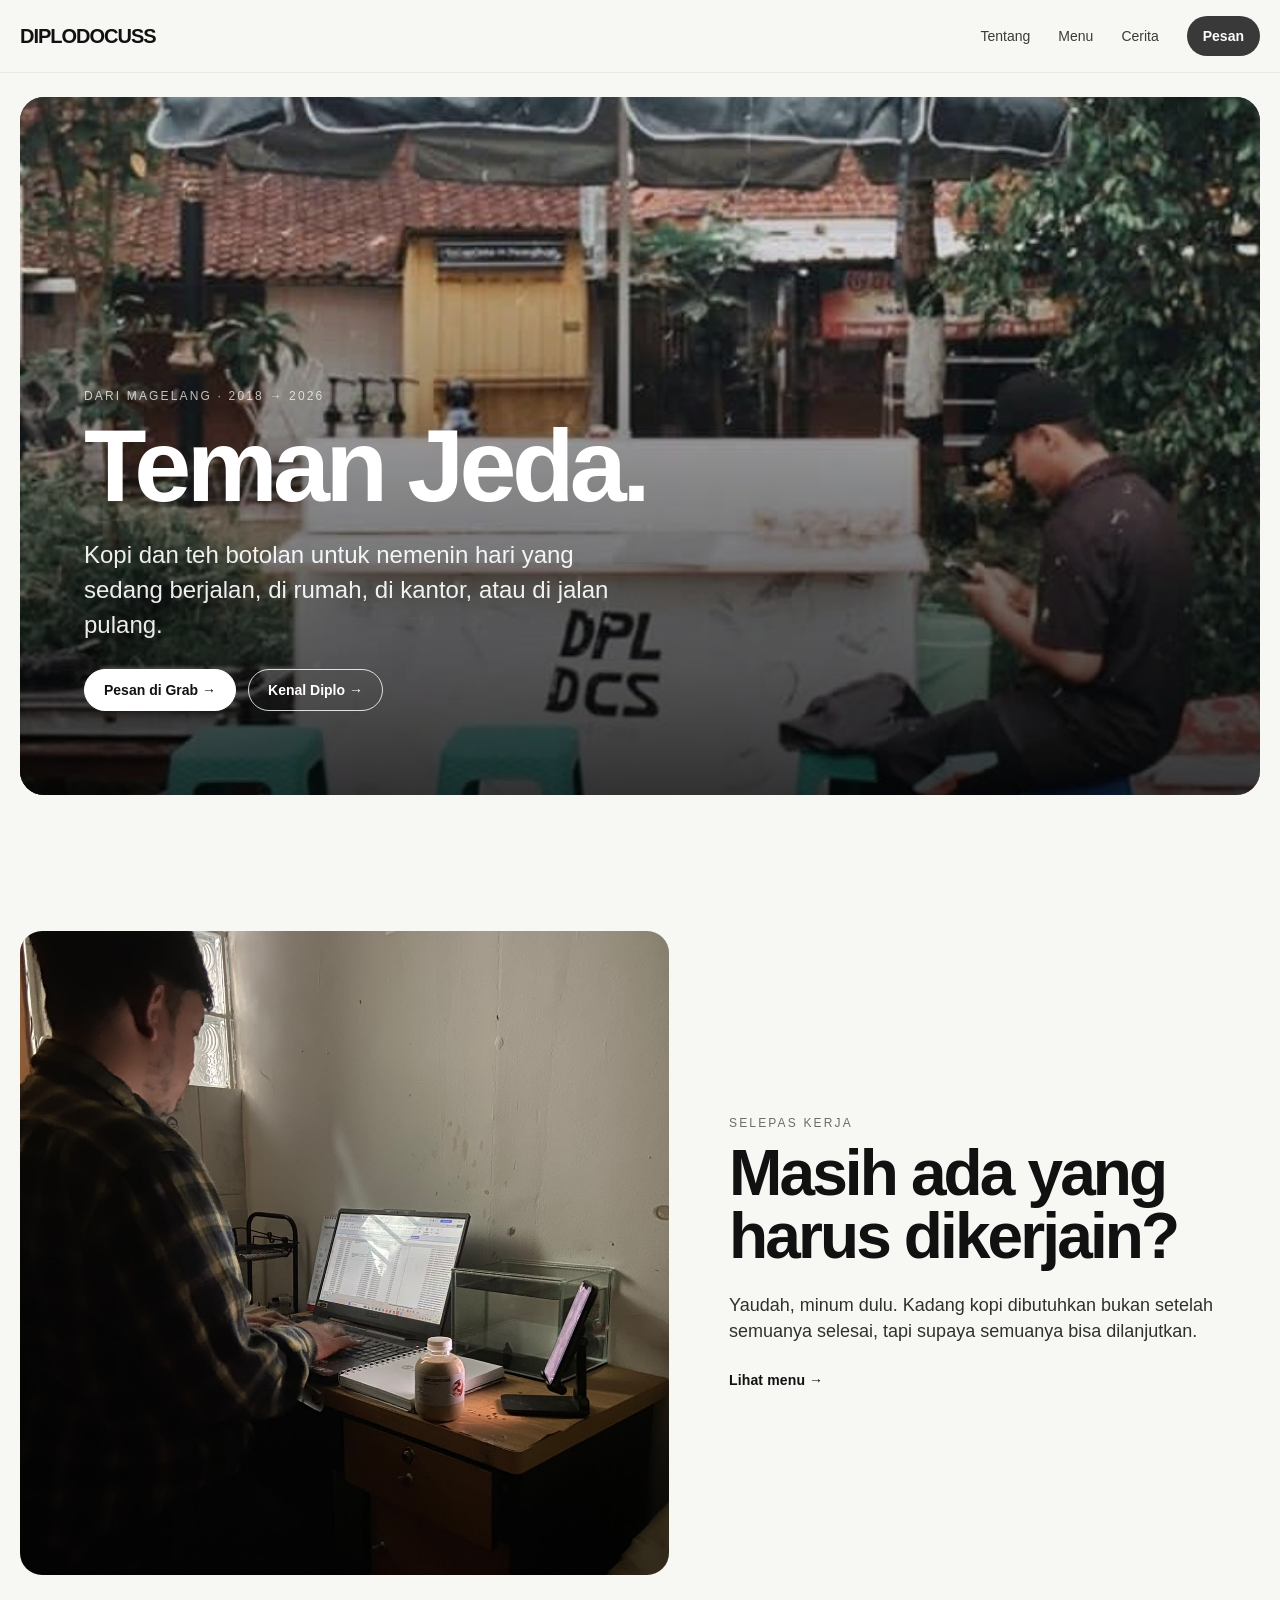
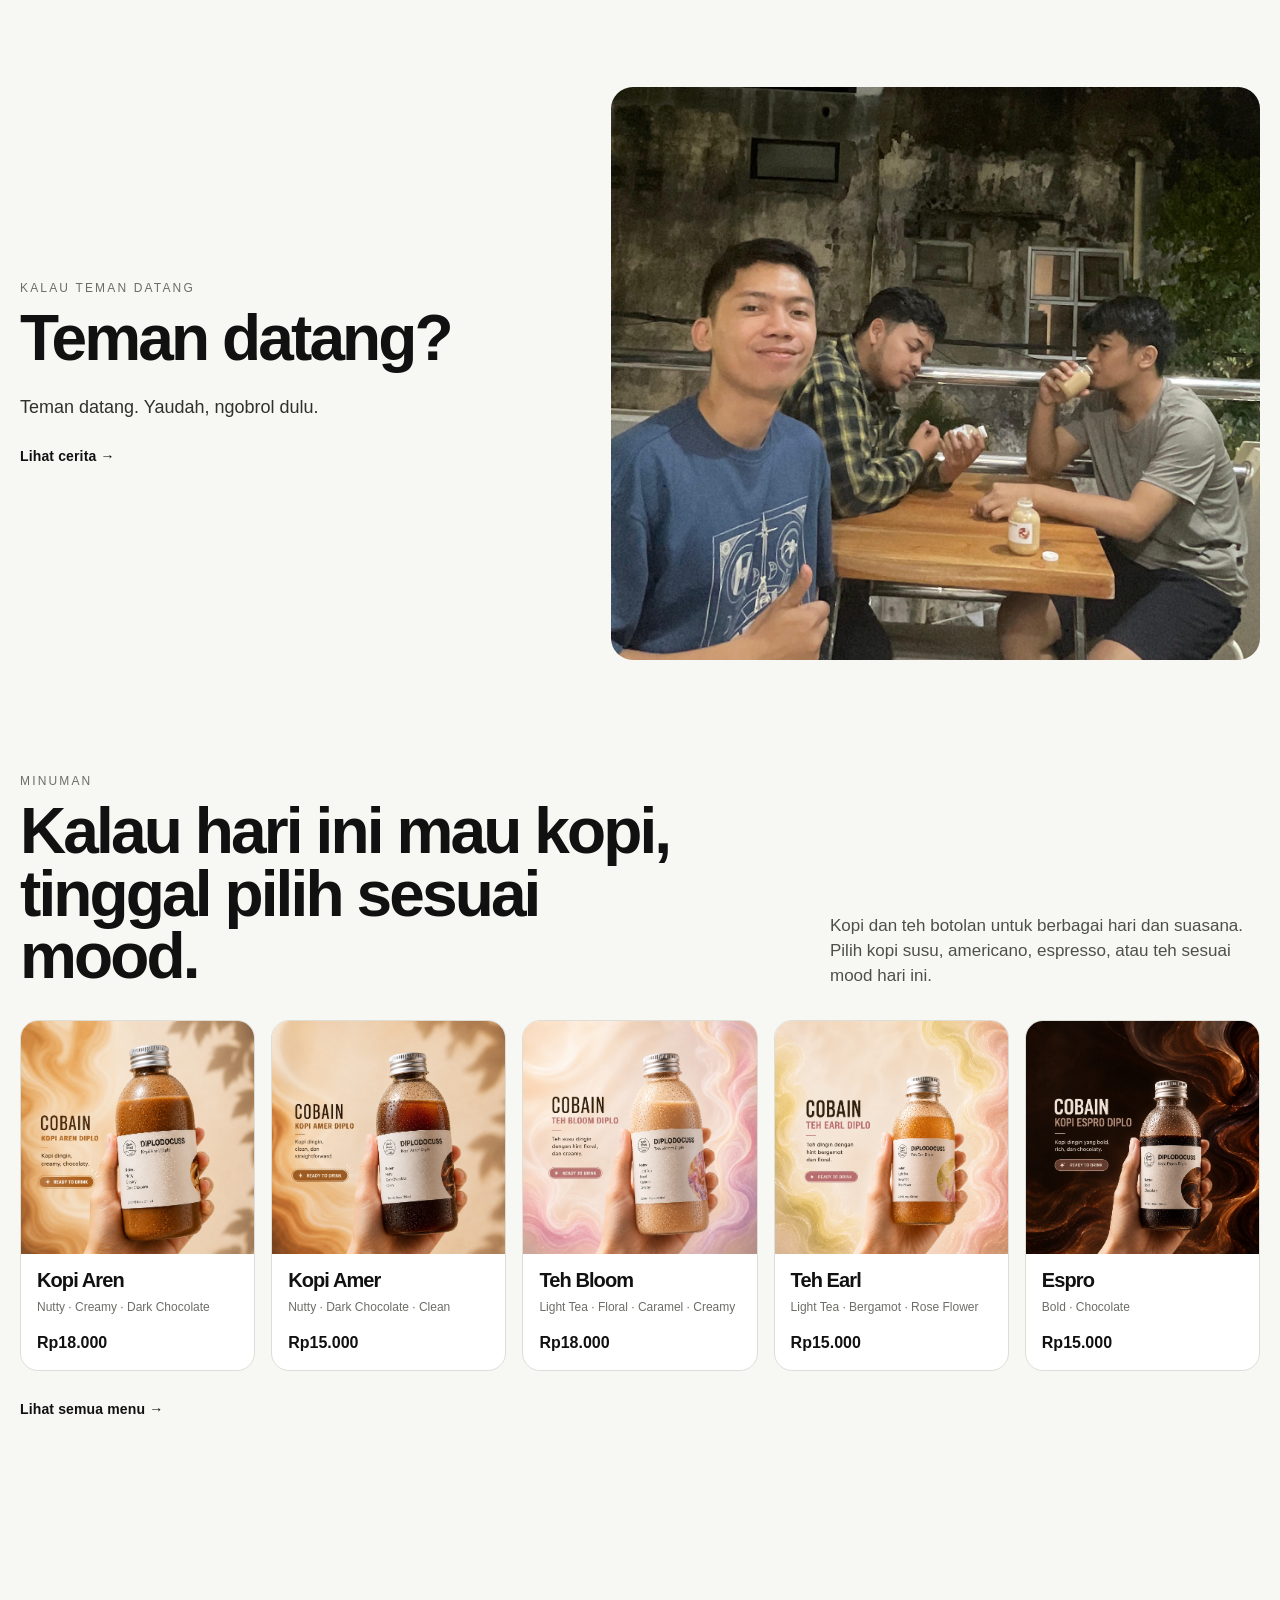
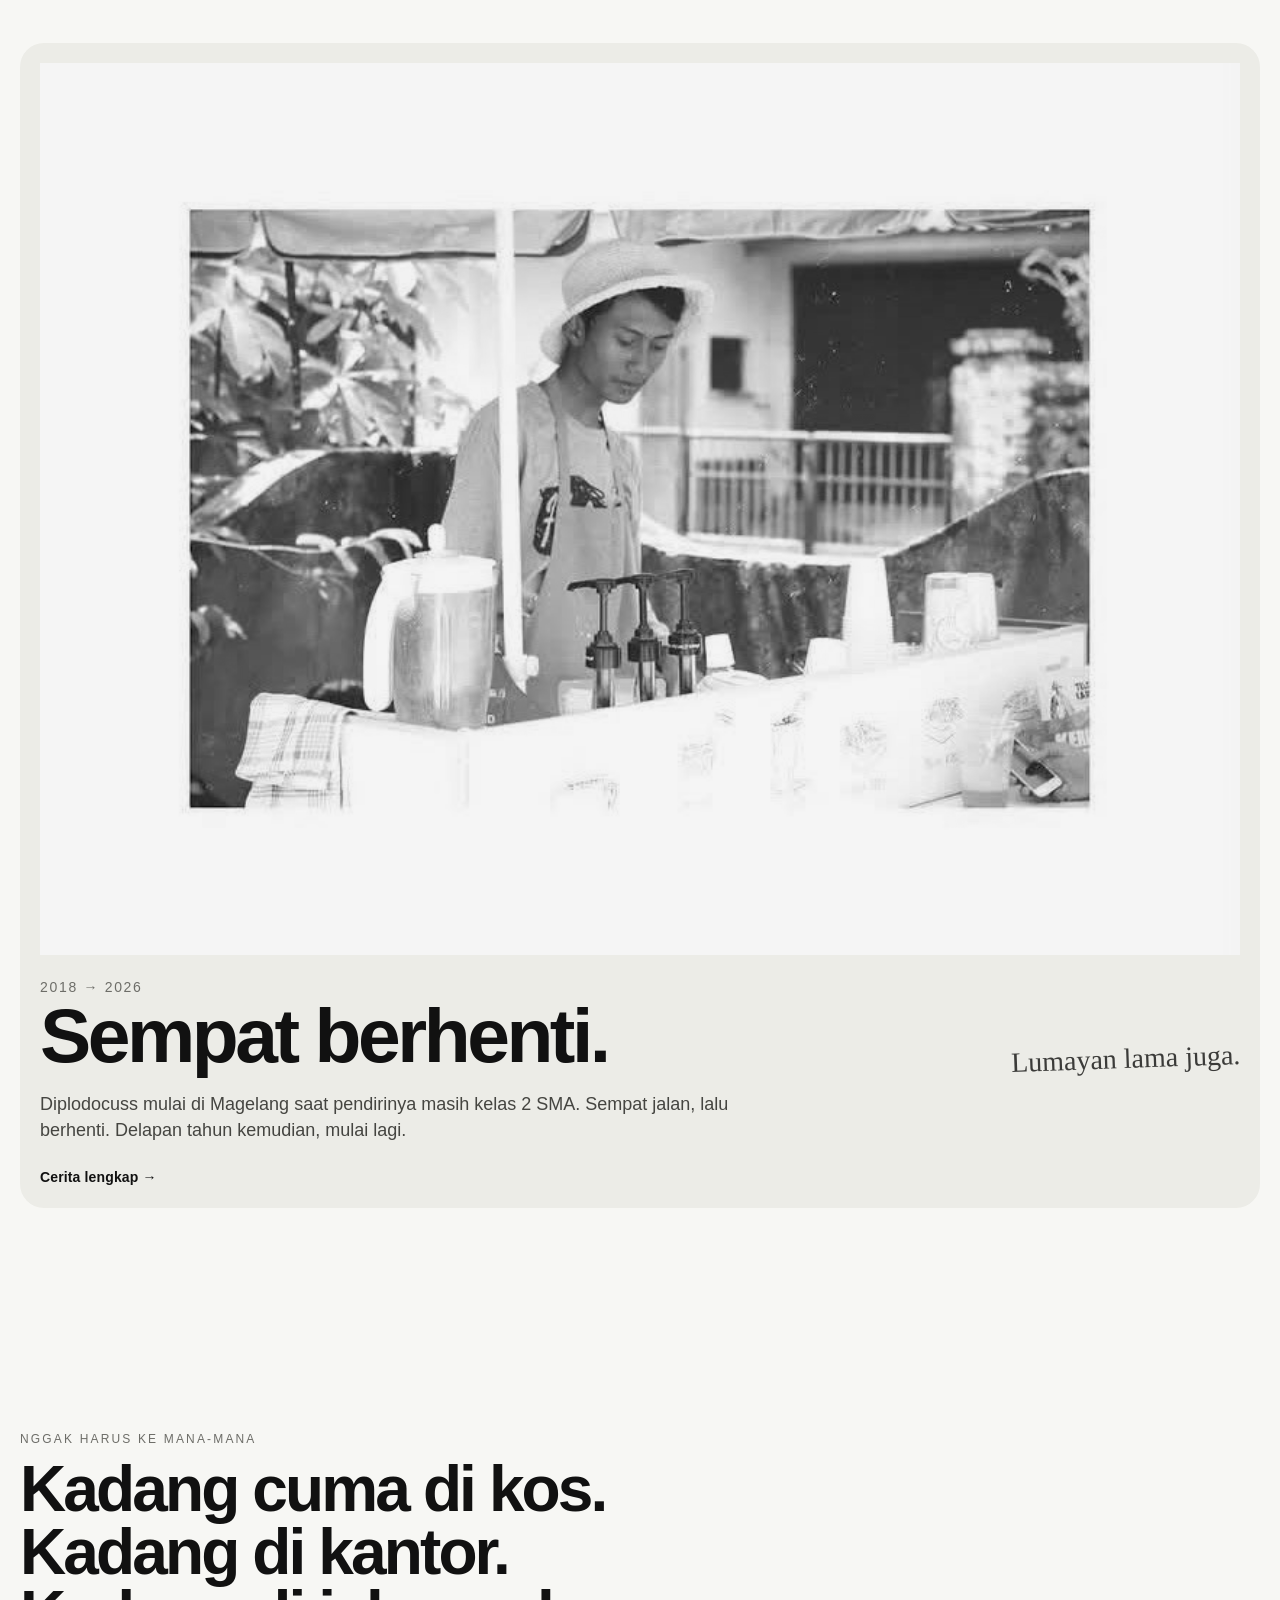
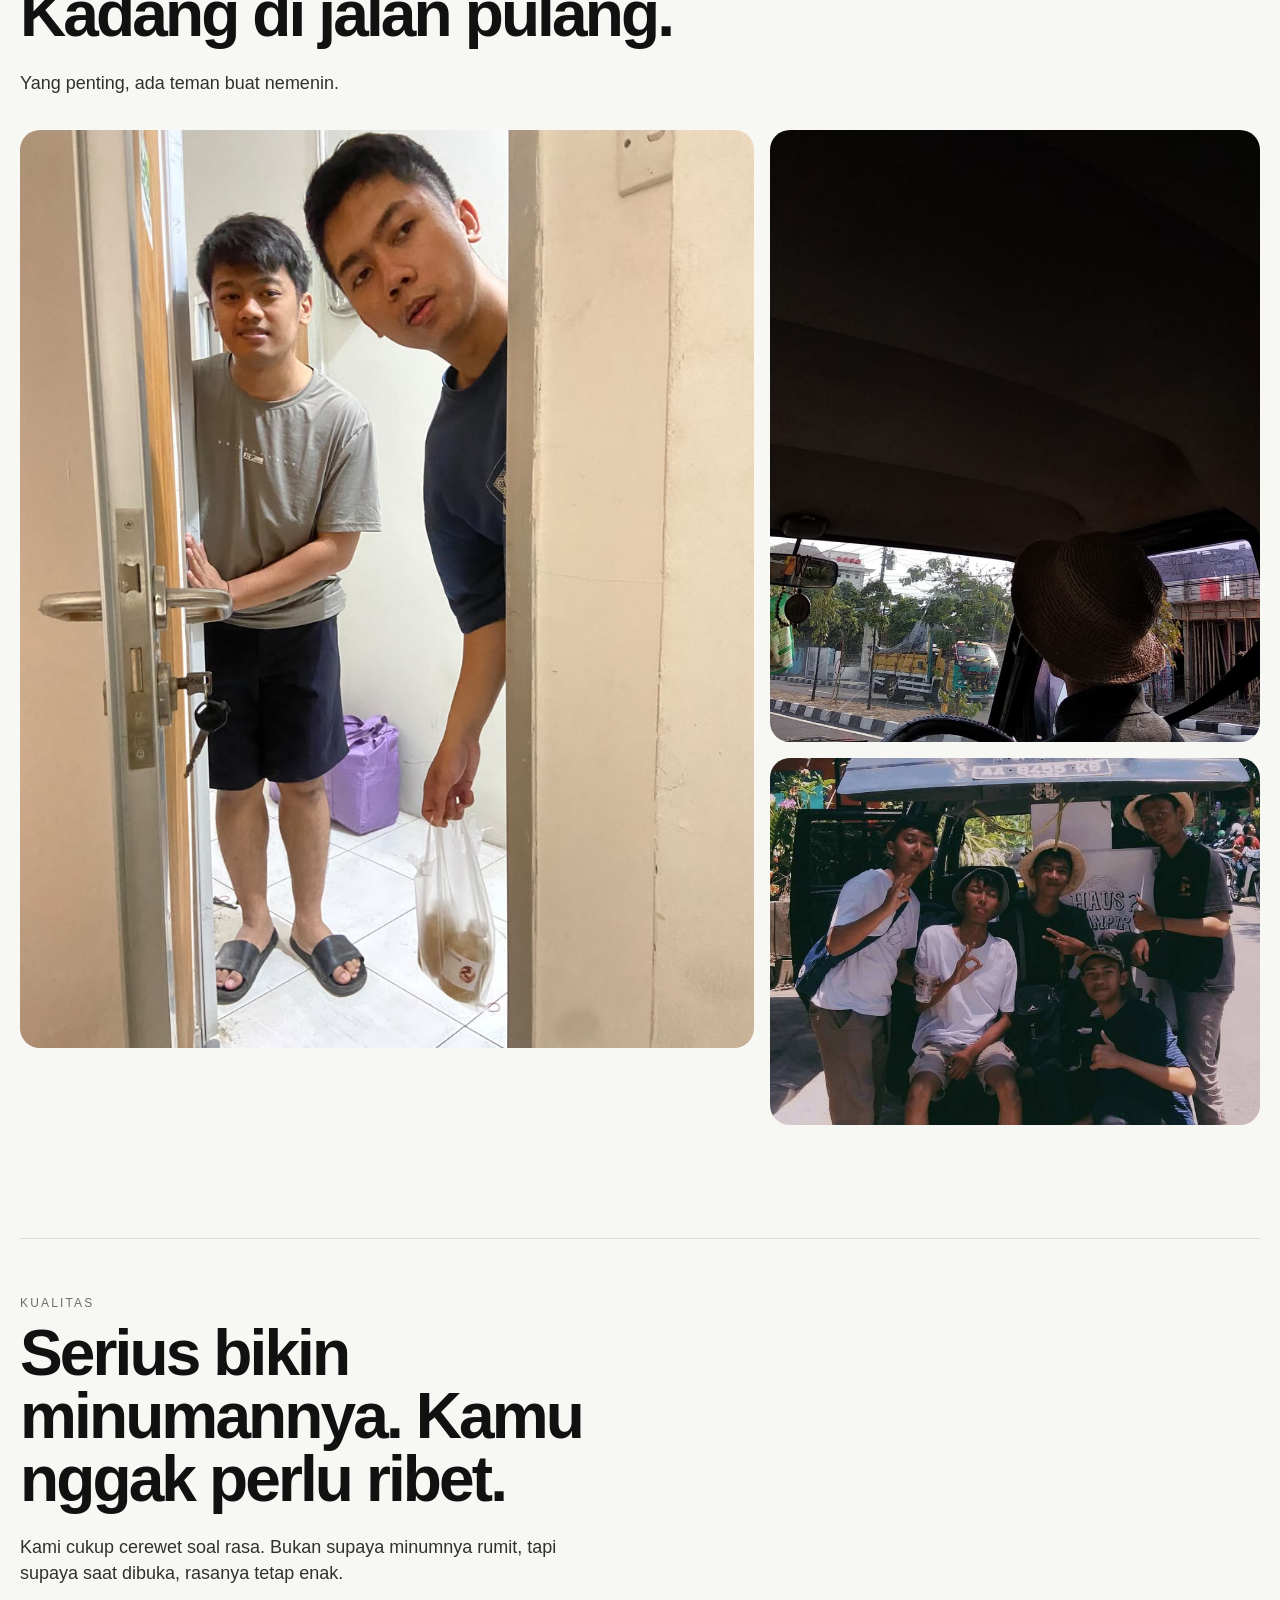
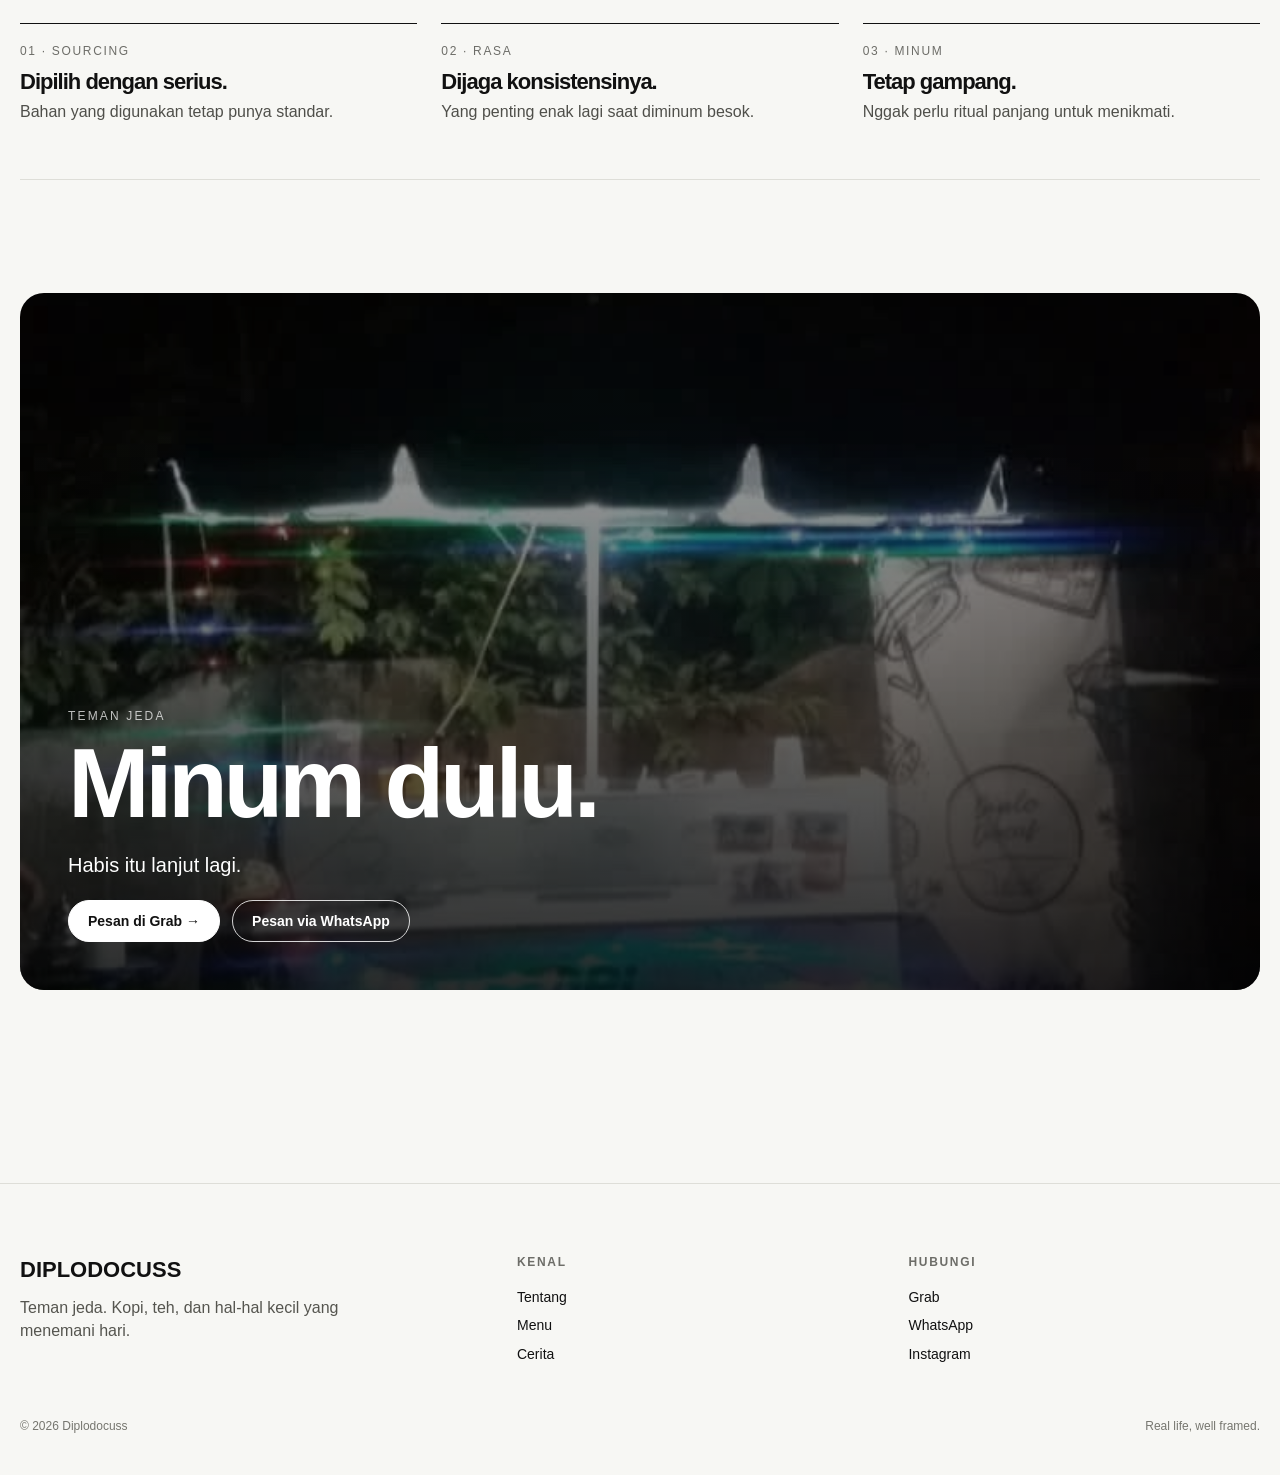
<file: index.html>
<!doctype html>
<html lang="id">
<head>
  <meta charset="utf-8">
  <meta name="viewport" content="width=device-width,initial-scale=1">

  <meta name="description" content="Diplodocuss — kopi dan teh botolan di Jakarta untuk nemenin jeda. Lihat menu dan pesan online.">

  <title>Diplodocuss — Kopi &amp; Teh Botolan di Jakarta</title>

  <link rel="canonical" href="https://diplodocuss-id.vercel.app/">

  <link rel="stylesheet" href="css/style.css">

  <link rel="icon" href="/favicon.ico" sizes="any">
  <link rel="icon" type="image/png" sizes="32x32" href="/favicon-32.png">
  <link rel="icon" type="image/png" sizes="16x16" href="/favicon-16.png">
  <link rel="apple-touch-icon" href="/apple-touch-icon.png">

  <script type="application/ld+json">
  {
    "@context": "https://schema.org",
    "@type": "Organization",
    "name": "Diplodocuss",
    "url": "https://diplodocuss-id.vercel.app/",
    "logo": "https://diplodocuss-id.vercel.app/favicon-512.png",
    "sameAs": [
      "https://www.instagram.com/diplodocuss.id/"
    ]
  }
  </script>
</head><body>
  <header class="site-header">
    <div class="container nav">
      <a class="logo" href="index.html">DIPLODOCUSS</a>
      <button class="menu-toggle" aria-label="Buka menu" aria-expanded="false">☰</button>
      <nav class="nav-links">
        <a href="tentang.html">Tentang</a>
        <a href="menu.html">Menu</a>
        <a href="hadir.html" data-feature="hadir">Hadir</a>
        <a href="cerita.html">Cerita</a>
        <a class="nav-cta" href="https://r.grab.com/o/NV3MZvei" target="_blank" rel="noopener noreferrer">Pesan</a>
      </nav>
    </div>
  </header>

  <main>
    <section class="hero container">
      <div class="hero-media">
        <img src="assets/2018-lapangan-pemda.jpg" alt="Arsip Diplodocuss di Lapangan Pemda Muntilan">
        <div class="hero-overlay"></div>
        <div class="hero-copy">
          <div class="kicker">Dari Magelang · 2018 → 2026</div>
          <h1>Teman Jeda.</h1>
          <p>Kopi dan teh botolan untuk nemenin hari yang sedang berjalan, di rumah, di kantor, atau di jalan pulang.</p>
          <div class="actions">
            <a class="btn btn-light" href="https://r.grab.com/o/NV3MZvei" target="_blank" rel="noopener noreferrer">Pesan di Grab →</a>
            <a class="btn btn-outline-light" href="tentang.html">Kenal Diplo →</a>
          </div>
        </div>
      </div>
    </section>

    <section class="section container">
      <div class="split">
        <div class="image-card">
          <img src="assets/now-working.jpg" alt="Diplodocuss menemani waktu kerja">
        </div>
        <div class="copy-block">
          <div class="kicker">Selepas kerja</div>
          <h2>Masih ada yang harus dikerjain?</h2>
          <p>Yaudah, minum dulu. Kadang kopi dibutuhkan bukan setelah semuanya selesai, tapi supaya semuanya bisa dilanjutkan.</p>
          <a class="small-link" href="menu.html">Lihat menu →</a>
        </div>
      </div>
    </section>

    <section class="section container">
      <div class="split reverse">
        <div class="copy-block">
          <div class="kicker">Kalau teman datang</div>
          <h2>Teman datang?</h2>
          <p>Teman datang. Yaudah, ngobrol dulu.</p>
          <a class="small-link" href="cerita.html">Lihat cerita →</a>
        </div>
        <div class="image-card">
          <img src="assets/now-friends.jpg" alt="Tiga teman minum Diplodocuss di rumah">
        </div>
      </div>
    </section>

    <section class="section container">
      <div class="section-intro">
        <div class="copy-block">
          <div class="kicker">Minuman</div>
          <h2>Kalau hari ini mau kopi, tinggal pilih sesuai mood.</h2>
        </div>
        <p>Kopi dan teh botolan untuk berbagai hari dan suasana. Pilih kopi susu, americano, espresso, atau teh sesuai mood hari ini.</p>
      </div>

      <div class="product-scroll" style="margin-top:32px">
        <article class="product">
          <img src="assets/kopi-aren.png" alt="Kopi Aren">
          <div class="product-body"><h3>Kopi Aren</h3><div class="notes">Nutty · Creamy · Dark Chocolate</div><div class="price">Rp18.000</div></div>
        </article>
        <article class="product">
          <img src="assets/kopi-amer.jpeg" alt="Kopi Amer">
          <div class="product-body"><h3>Kopi Amer</h3><div class="notes">Nutty · Dark Chocolate · Clean</div><div class="price">Rp15.000</div></div>
        </article>
        <article class="product">
          <img src="assets/teh-bloom.jpeg" alt="Teh Bloom">
          <div class="product-body"><h3>Teh Bloom</h3><div class="notes">Light Tea · Floral · Caramel · Creamy</div><div class="price">Rp18.000</div></div>
        </article>
        <article class="product">
          <img src="assets/teh-earl.jpeg" alt="Teh Earl">
          <div class="product-body"><h3>Teh Earl</h3><div class="notes">Light Tea · Bergamot · Rose Flower</div><div class="price">Rp15.000</div></div>
        </article>
        <article class="product">
          <img src="assets/espro.jpeg" alt="Kopi Espro">
          <div class="product-body"><h3>Espro</h3><div class="notes">Bold · Chocolate</div><div class="price">Rp15.000</div></div>
        </article>
      </div>
      <div style="margin-top:18px"><a class="small-link" href="menu.html">Lihat semua menu →</a></div>
    </section>

    <section class="story-band">
      <div class="container">
        <div class="archival">
          <img src="assets/2018-booth-worker.jpg" alt="Founder Diplodocuss berjualan pada 2018">
          <div class="archival-meta">
            <div>
              <div class="year">2018 → 2026</div>
              <h2>Sempat berhenti.</h2>
            </div>
            <div class="mini-annotation">Lumayan lama juga.</div>
          </div>
          <p style="max-width:700px;font-size:18px;color:#454541;margin:18px 0 0">Diplodocuss mulai di Magelang saat pendirinya masih kelas 2 SMA. Sempat jalan, lalu berhenti. Delapan tahun kemudian, mulai lagi.</p>
          <div style="margin-top:22px"><a class="small-link" href="tentang.html">Cerita lengkap →</a></div>
        </div>
      </div>
    </section>

    <section class="section container">
  <div class="copy-block">
    <div class="kicker">Nggak harus ke mana-mana</div>
    <h2>Kadang cuma di kos. Kadang di kantor. Kadang di jalan pulang.</h2>
    <p>Yang penting, ada teman buat nemenin.</p>
  </div>

  <div class="world-grid">
    <div class="world-card tall">
      <img src="assets/door-friends.jpg" alt="Teman datang membawa Diplodocuss">
    </div>

    <div class="world-side">
      <div class="world-card">
        <img src="assets/drive.jpg" alt="Diplodocuss dalam perjalanan">
      </div>

      <div class="world-card">
        <img src="assets/2018-group.jpg" alt="Teman-teman bersama Diplodocuss">
      </div>
    </div>
  </div>
</section>

    <section class="section container">
      <div class="quality">
        <div class="copy-block">
          <div class="kicker">Kualitas</div>
          <h2>Serius bikin minumannya. Kamu nggak perlu ribet.</h2>
          <p>Kami cukup cerewet soal rasa. Bukan supaya minumnya rumit, tapi supaya saat dibuka, rasanya tetap enak.</p>
        </div>
        <div class="quality-grid">
          <div class="quality-item"><span>01 · Sourcing</span><h3>Dipilih dengan serius.</h3><p>Bahan yang digunakan tetap punya standar.</p></div>
          <div class="quality-item"><span>02 · Rasa</span><h3>Dijaga konsistensinya.</h3><p>Yang penting enak lagi saat diminum besok.</p></div>
          <div class="quality-item"><span>03 · Minum</span><h3>Tetap gampang.</h3><p>Nggak perlu ritual panjang untuk menikmati.</p></div>
        </div>
      </div>
    </section>

    <section class="section container">
      <div class="cta-panel">
        <img src="assets/2018-night-booth.jpg" alt="Diplodocuss di malam hari pada masa awal">
        <div class="content">
          <div class="kicker">Teman jeda</div>
          <h2>Minum dulu.</h2>
          <p>Habis itu lanjut lagi.</p>
          <div class="actions">
            <a class="btn btn-light" href="https://r.grab.com/o/NV3MZvei" target="_blank" rel="noopener noreferrer">Pesan di Grab →</a>
            <a class="btn btn-outline-light" href="https://wa.me/6281329024085?text=Halo%20Diplo%2C%20mau%20pesan." target="_blank" rel="noopener noreferrer">Pesan via WhatsApp</a>
          </div>
        </div>
      </div>
    </section>
  </main>

  <footer class="site-footer">
    <div class="container">
      <div class="footer-top">
        <div>
          <div class="footer-brand">DIPLODOCUSS</div>
          <div class="footer-note">Teman jeda. Kopi, teh, dan hal-hal kecil yang menemani hari.</div>
        </div>
        <div class="footer-col">
          <h4>Kenal</h4>
          <a href="tentang.html">Tentang</a>
          <a href="menu.html">Menu</a>
          <a href="hadir.html" data-feature="hadir">Hadir</a>
          <a href="cerita.html">Cerita</a>
        </div>
        <div class="footer-col">
          <h4>Hubungi</h4>
          <a href="https://r.grab.com/o/NV3MZvei" target="_blank" rel="noopener noreferrer">Grab</a>
          <a href="https://wa.me/6281329024085?text=Halo%20Diplo%2C%20mau%20pesan." target="_blank" rel="noopener noreferrer">WhatsApp</a>
          <a href="https://www.instagram.com/diplodocuss.id/" target="_blank" rel="noopener noreferrer">Instagram</a>
        </div>
      </div>
      <div class="footer-bottom">
        <span>© <span data-year></span> Diplodocuss</span>
        <span>Real life, well framed.</span>
      </div>
    </div>
  </footer>

  <script src="js/main.js"></script>
</body>
</html>
</file>
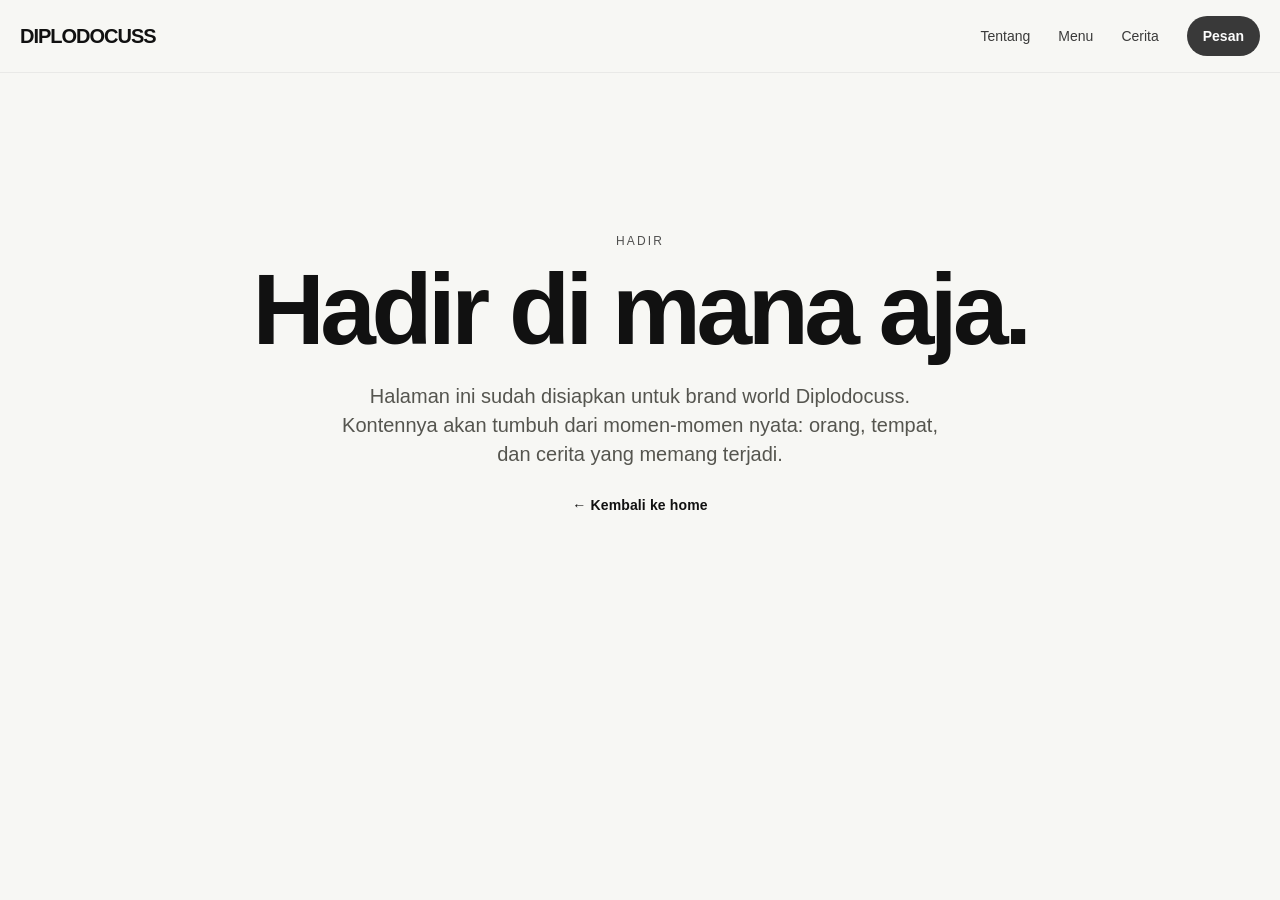
<file: hadir.html>
<!doctype html>
<html lang="id">
<head>
  <meta charset="utf-8">
  <meta name="viewport" content="width=device-width,initial-scale=1">
  <meta name="description" content="Hadir di mana aja — dunia Diplo, dibangun dari momen-momen nyata.">
  <title>Hadir — Diplodocuss</title>
  <link rel="canonical" href="https://diplodocuss-id.vercel.app/hadir.html">
  <link rel="stylesheet" href="css/style.css">
  <style>[hidden]{display:none !important}.feature-note{padding:160px 0 100px;text-align:center}.feature-note h1{font-size:clamp(54px,8vw,100px)}.feature-note p{font-size:20px;color:#55554f;max-width:620px;margin:24px auto}</style>
</head>
<body>
  <header class="site-header"><div class="container nav"><a class="logo" href="index.html">DIPLODOCUSS</a><button class="menu-toggle" aria-label="Buka menu" aria-expanded="false">☰</button><nav class="nav-links"><a href="tentang.html">Tentang</a><a href="menu.html">Menu</a><a href="hadir.html" data-feature="hadir">Hadir</a><a href="cerita.html">Cerita</a><a class="nav-cta" href="https://r.grab.com/o/NV3MZvei" target="_blank" rel="noopener noreferrer">Pesan</a></nav></div></header>
  <main><section class="feature-note container"><div class="kicker">Hadir</div><h1>Hadir di mana aja.</h1><p>Halaman ini sudah disiapkan untuk brand world Diplodocuss. Kontennya akan tumbuh dari momen-momen nyata: orang, tempat, dan cerita yang memang terjadi.</p><a class="small-link" href="index.html">← Kembali ke home</a></section></main>
  <script src="js/main.js"></script>
</body>
</html>
</file>
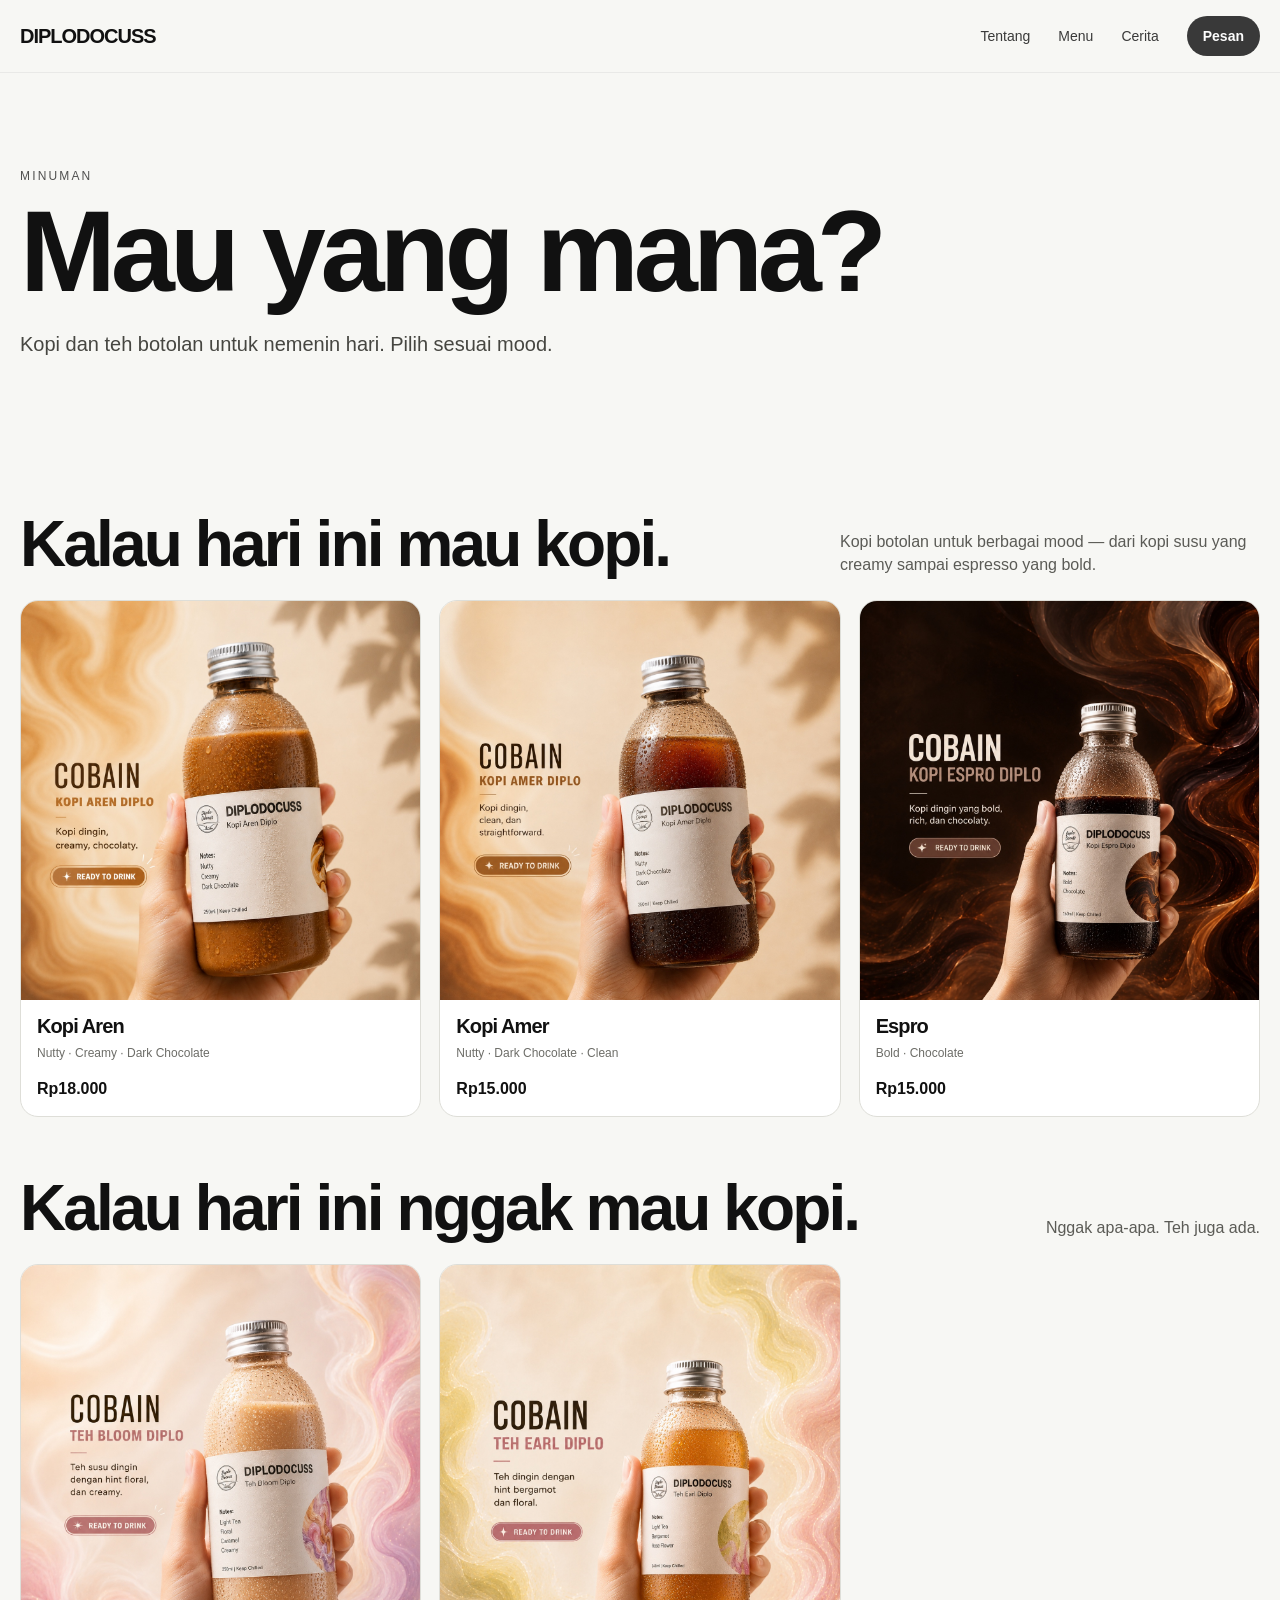
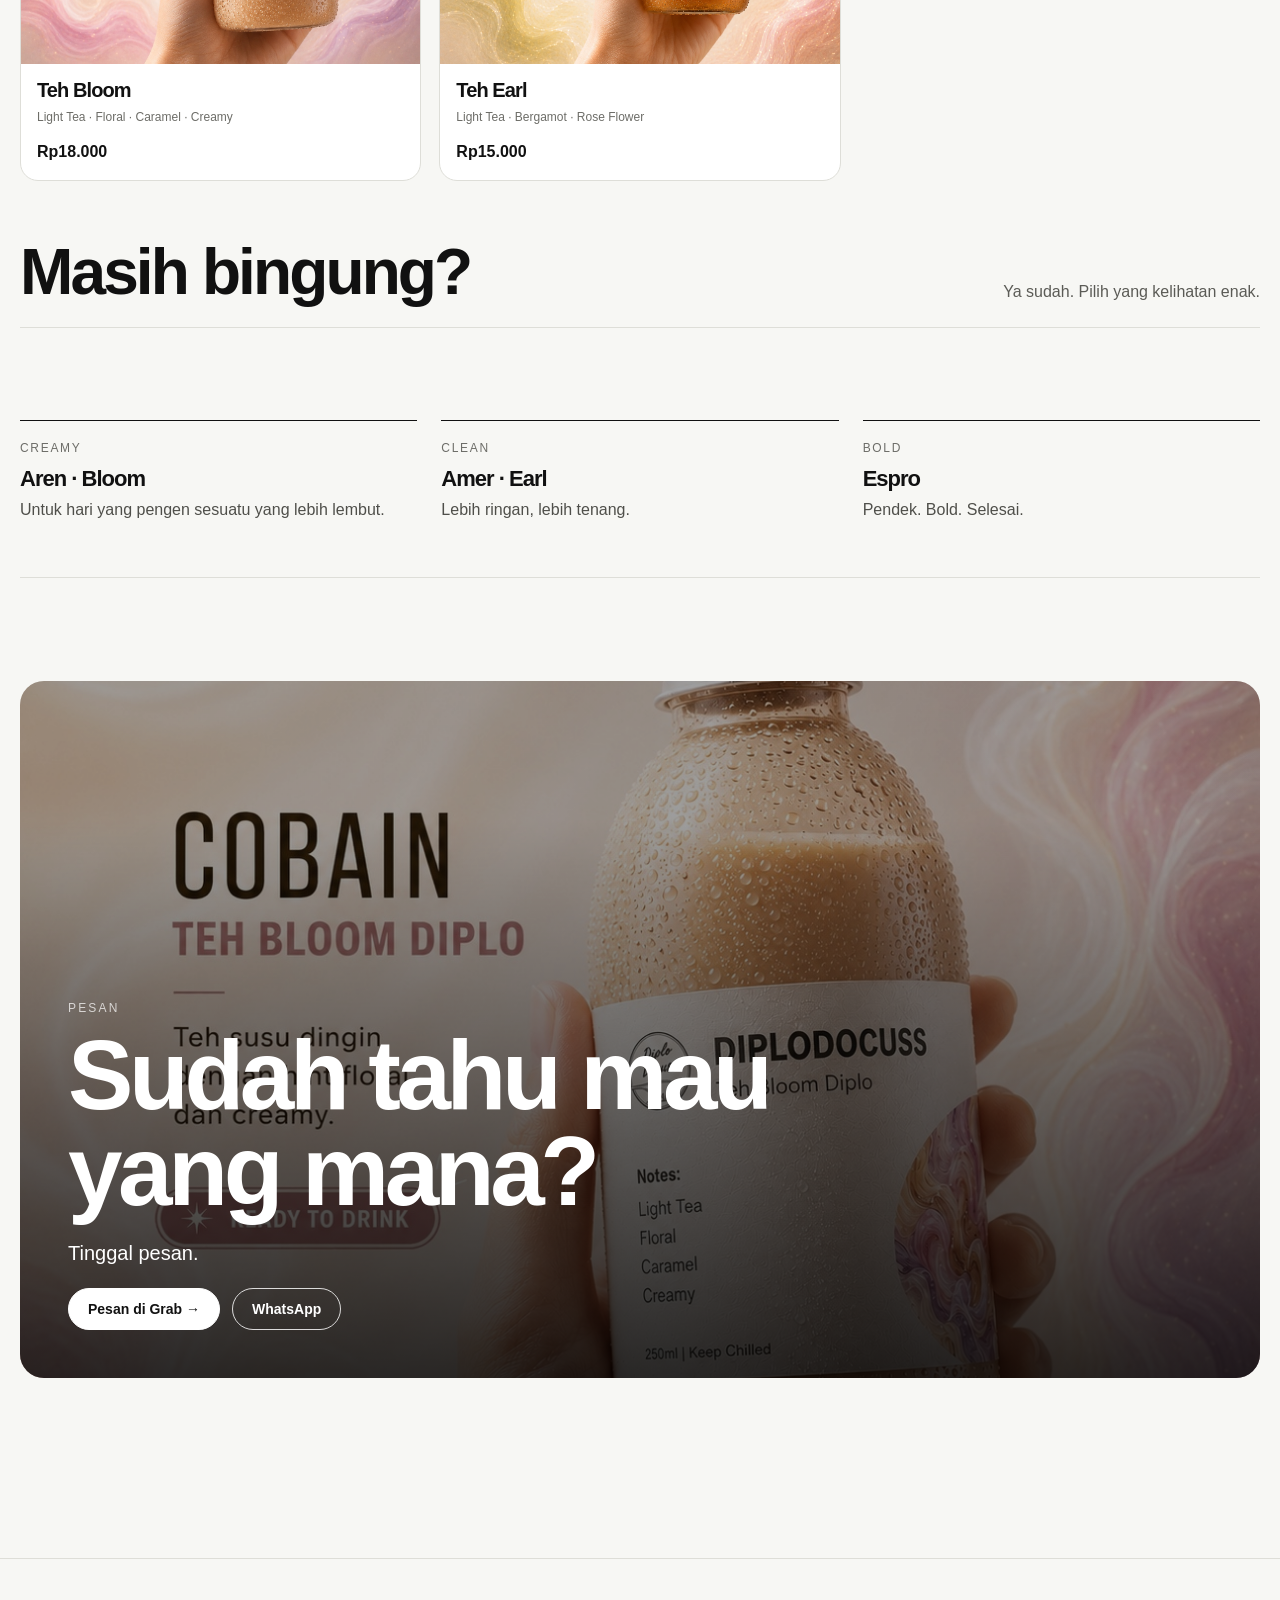
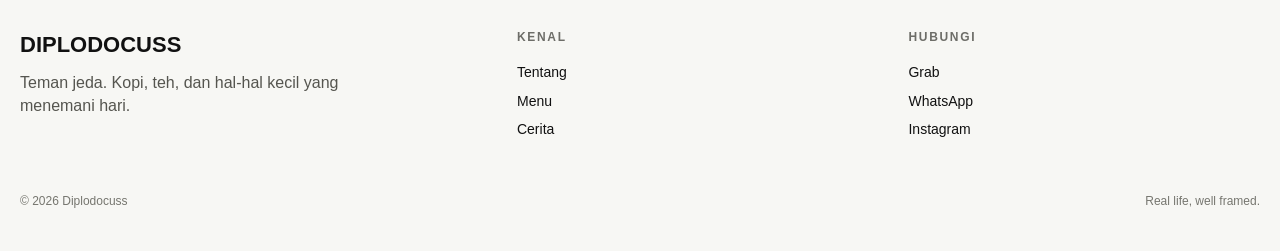
<file: menu.html>
<!doctype html><html lang="id"><head><meta charset="utf-8"><meta name="viewport" content="width=device-width,initial-scale=1"><meta name="description" content="Menu Diplodocuss — kopi dan teh botolan, termasuk kopi susu, Kopi Aren, Americano, espresso, dan teh. Pesan online di Jakarta.">
  <title>Menu Kopi &amp; Teh Botolan Jakarta — Diplodocuss</title>
  <link rel="canonical" href="https://diplodocuss-id.vercel.app/menu.html"><link rel="stylesheet" href="css/style.css"></head><body>
<header class="site-header"><div class="container nav"><a class="logo" href="index.html">DIPLODOCUSS</a><button class="menu-toggle" aria-label="Buka menu" aria-expanded="false">☰</button><nav class="nav-links"><a href="tentang.html">Tentang</a><a href="menu.html">Menu</a><a href="hadir.html" data-feature="hadir">Hadir</a><a href="cerita.html">Cerita</a><a class="nav-cta" href="https://r.grab.com/o/NV3MZvei" target="_blank" rel="noopener noreferrer">Pesan</a></nav></div></header>
<main class="container"><section class="page-hero"><div class="kicker">Minuman</div><h1>Mau yang mana?</h1><p>Kopi dan teh botolan untuk nemenin hari. Pilih sesuai mood.</p></section>
<section class="menu-section"><div class="menu-category"><h2>Kalau hari ini mau kopi.</h2><p>Kopi botolan untuk berbagai mood — dari kopi susu yang creamy sampai espresso yang bold.</p></div><div class="menu-grid">
<article class="product"><img src="assets/kopi-aren.png" alt="Kopi Aren"><div class="product-body"><h3>Kopi Aren</h3><div class="notes">Nutty · Creamy · Dark Chocolate</div><div class="price">Rp18.000</div></div></article>
<article class="product"><img src="assets/kopi-amer.jpeg" alt="Kopi Amer"><div class="product-body"><h3>Kopi Amer</h3><div class="notes">Nutty · Dark Chocolate · Clean</div><div class="price">Rp15.000</div></div></article>
<article class="product"><img src="assets/espro.jpeg" alt="Kopi Espro"><div class="product-body"><h3>Espro</h3><div class="notes">Bold · Chocolate</div><div class="price">Rp15.000</div></div></article>
</div>
<div class="menu-category"><h2>Kalau hari ini nggak mau kopi.</h2><p>Nggak apa-apa. Teh juga ada.</p></div><div class="menu-grid">
<article class="product"><img src="assets/teh-bloom.jpeg" alt="Teh Bloom"><div class="product-body"><h3>Teh Bloom</h3><div class="notes">Light Tea · Floral · Caramel · Creamy</div><div class="price">Rp18.000</div></div></article>
<article class="product"><img src="assets/teh-earl.jpeg" alt="Teh Earl"><div class="product-body"><h3>Teh Earl</h3><div class="notes">Light Tea · Bergamot · Rose Flower</div><div class="price">Rp15.000</div></div></article>
</div>
<div class="menu-category"><h2>Masih bingung?</h2><p>Ya sudah. Pilih yang kelihatan enak.</p></div><div class="quality"><div class="quality-grid"><div class="quality-item"><span>CREAMY</span><h3>Aren · Bloom</h3><p>Untuk hari yang pengen sesuatu yang lebih lembut.</p></div><div class="quality-item"><span>CLEAN</span><h3>Amer · Earl</h3><p>Lebih ringan, lebih tenang.</p></div><div class="quality-item"><span>BOLD</span><h3>Espro</h3><p>Pendek. Bold. Selesai.</p></div></div></div>
<div class="section" style="padding-bottom:0"><div class="cta-panel"><img src="assets/teh-bloom.jpeg" alt="Teh Bloom"><div class="content"><div class="kicker">Pesan</div><h2>Sudah tahu mau yang mana?</h2><p>Tinggal pesan.</p><div class="actions"><a class="btn btn-light" href="https://r.grab.com/o/NV3MZvei" target="_blank" rel="noopener noreferrer">Pesan di Grab →</a><a class="btn btn-outline-light" href="https://wa.me/6281329024085?text=Halo%20Diplo%2C%20mau%20pesan." target="_blank" rel="noopener noreferrer">WhatsApp</a></div></div></div></div>
</section></main><footer class="site-footer"><div class="container"><div class="footer-top"><div><div class="footer-brand">DIPLODOCUSS</div><div class="footer-note">Teman jeda. Kopi, teh, dan hal-hal kecil yang menemani hari.</div></div><div class="footer-col"><h4>Kenal</h4><a href="tentang.html">Tentang</a><a href="menu.html">Menu</a><a href="hadir.html" data-feature="hadir">Hadir</a><a href="cerita.html">Cerita</a></div><div class="footer-col"><h4>Hubungi</h4><a href="https://r.grab.com/o/NV3MZvei" target="_blank" rel="noopener noreferrer">Grab</a><a href="https://wa.me/6281329024085?text=Halo%20Diplo%2C%20mau%20pesan." target="_blank" rel="noopener noreferrer">WhatsApp</a><a href="https://www.instagram.com/diplodocuss.id/" target="_blank" rel="noopener noreferrer">Instagram</a></div></div><div class="footer-bottom"><span>© <span data-year></span> Diplodocuss</span><span>Real life, well framed.</span></div></div></footer><script src="js/main.js"></script></body></html>
</file>
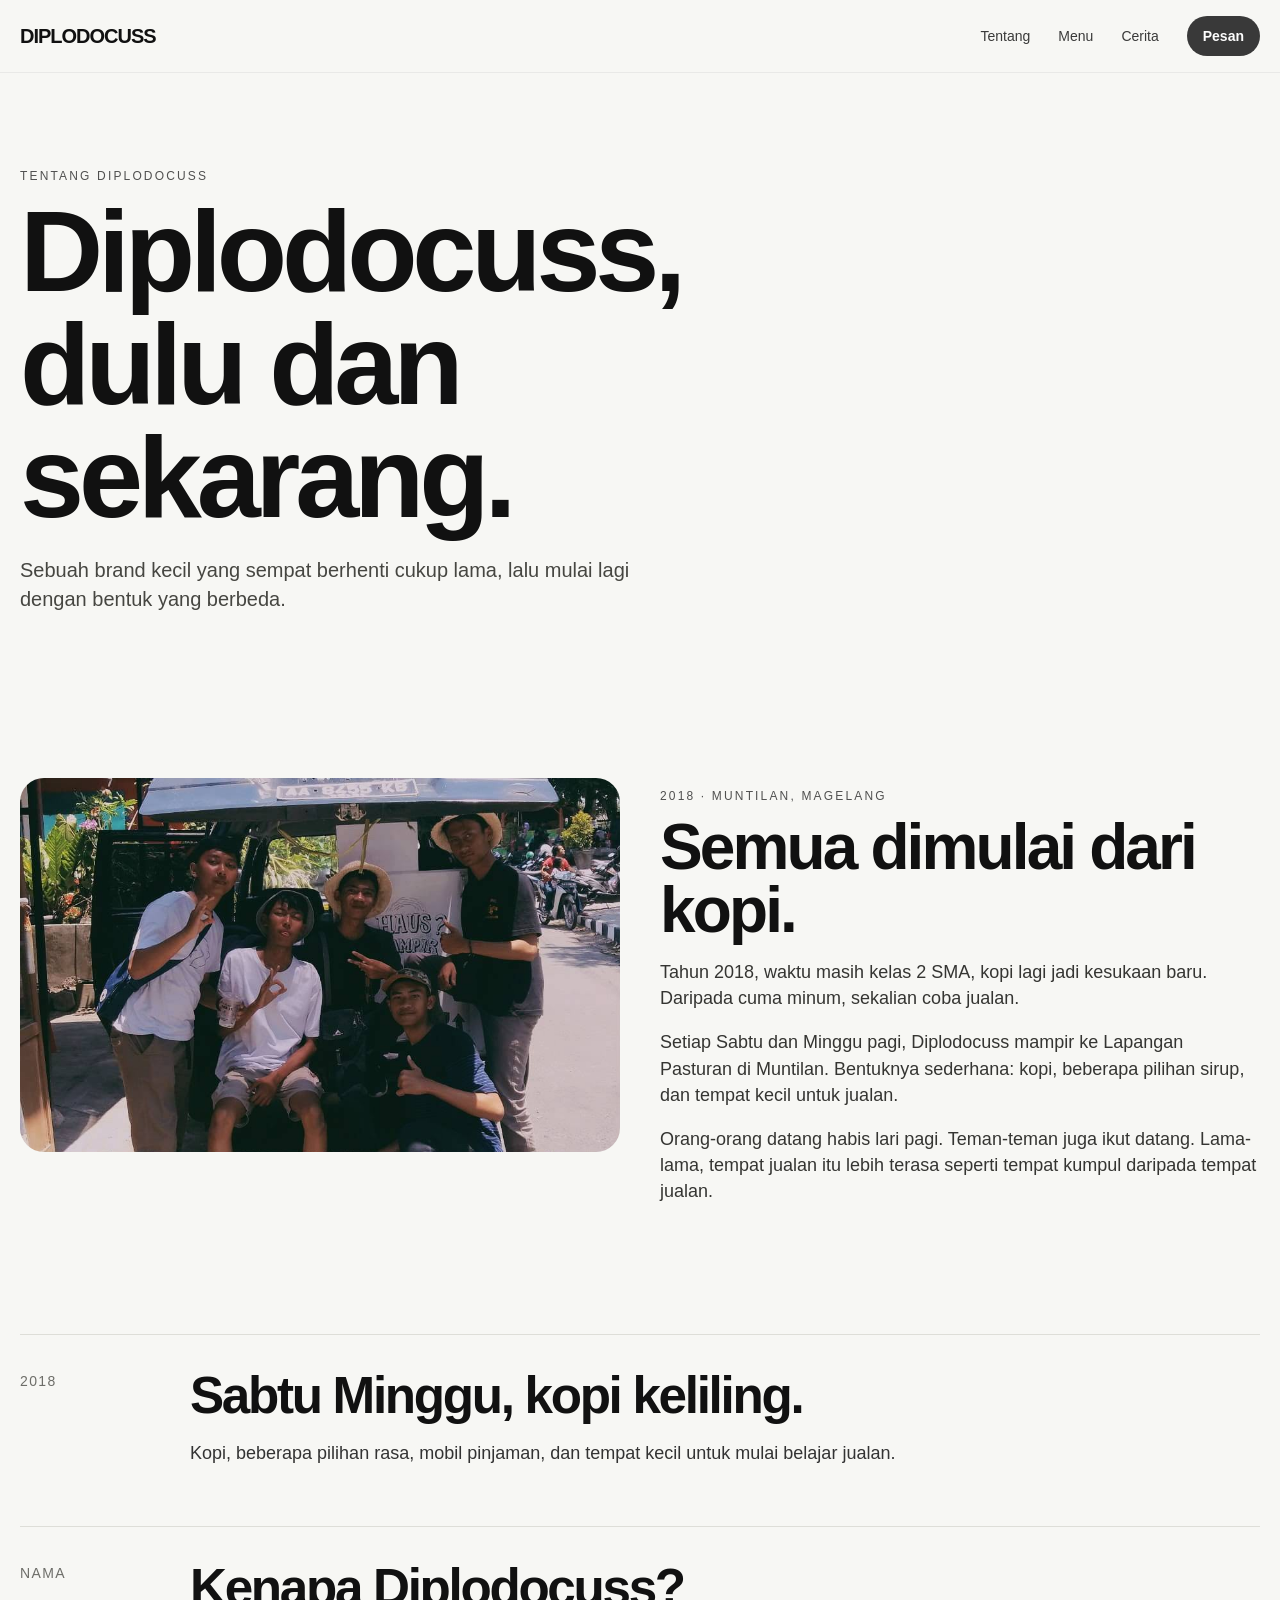
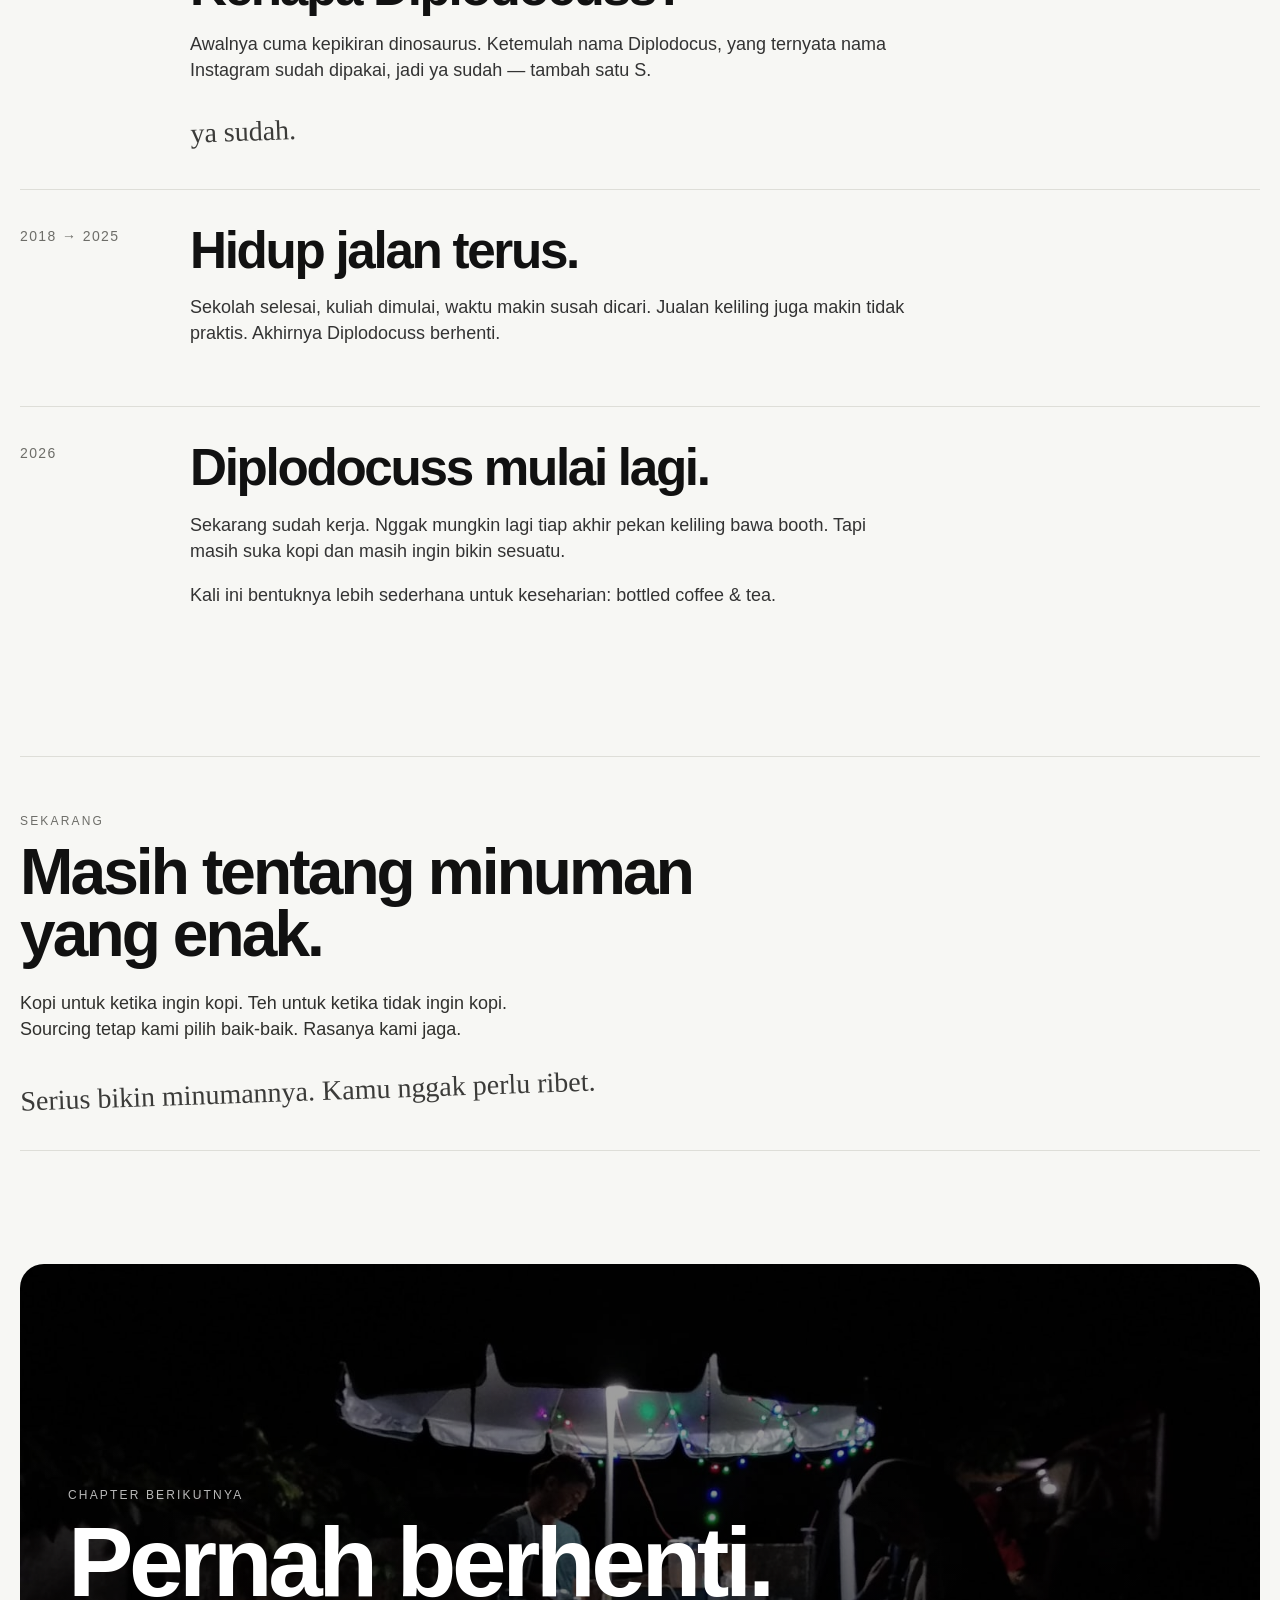
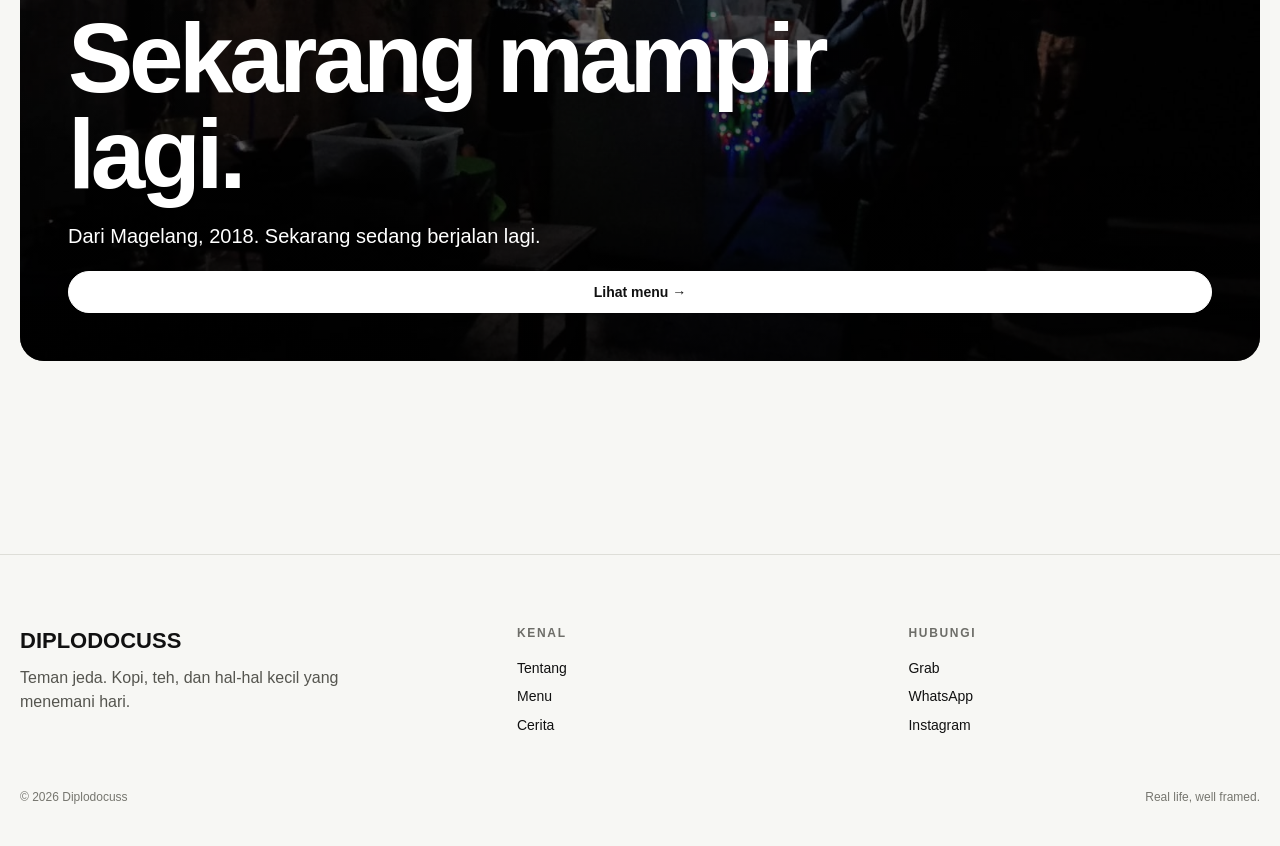
<file: tentang.html>
<!doctype html><html lang="id"><head><meta charset="utf-8"><meta name="viewport" content="width=device-width,initial-scale=1"><meta name="description" content="Cerita Diplodocuss — brand kopi dan teh yang dimulai di Muntilan pada 2018 dan kembali hadir sebagai bottled coffee &amp; tea.">
  <title>Tentang Diplodocuss — Cerita dari 2018 hingga Sekarang</title>
  <link rel="canonical" href="https://diplodocuss-id.vercel.app/tentang.html"><link rel="stylesheet" href="css/style.css"></head><body>
<header class="site-header"><div class="container nav"><a class="logo" href="index.html">DIPLODOCUSS</a><button class="menu-toggle" aria-label="Buka menu" aria-expanded="false">☰</button><nav class="nav-links"><a href="tentang.html">Tentang</a><a href="menu.html">Menu</a><a href="hadir.html" data-feature="hadir">Hadir</a><a href="cerita.html">Cerita</a><a class="nav-cta" href="https://r.grab.com/o/NV3MZvei" target="_blank" rel="noopener noreferrer">Pesan</a></nav></div></header>
<main class="container">
<section class="page-hero"><div class="kicker">Tentang Diplodocuss</div><h1>Diplodocuss, dulu dan sekarang.</h1><p>Sebuah brand kecil yang sempat berhenti cukup lama, lalu mulai lagi dengan bentuk yang berbeda.</p></section>
<section class="full-story section"><img src="assets/archival-2018.png" alt="Arsip Diplodocuss 2018"><div class="copy"><div class="kicker">2018 · Muntilan, Magelang</div><h2>Semua dimulai dari kopi.</h2><p>Tahun 2018, waktu masih kelas 2 SMA, kopi lagi jadi kesukaan baru. Daripada cuma minum, sekalian coba jualan.</p><p>Setiap Sabtu dan Minggu pagi, Diplodocuss mampir ke Lapangan Pasturan di Muntilan. Bentuknya sederhana: kopi, beberapa pilihan sirup, dan tempat kecil untuk jualan.</p><p>Orang-orang datang habis lari pagi. Teman-teman juga ikut datang. Lama-lama, tempat jualan itu lebih terasa seperti tempat kumpul daripada tempat jualan.</p></div></section>
<section class="section"><div class="timeline">
<div class="timeline-item"><div class="timeline-year">2018</div><div><h2>Sabtu Minggu, kopi keliling.</h2><p>Kopi, beberapa pilihan rasa, mobil pinjaman, dan tempat kecil untuk mulai belajar jualan.</p></div></div>
<div class="timeline-item"><div class="timeline-year">Nama</div><div><h2>Kenapa Diplodocuss?</h2><p>Awalnya cuma kepikiran dinosaurus. Ketemulah nama Diplodocus, yang ternyata nama Instagram sudah dipakai, jadi ya sudah — tambah satu S.</p><div class="mini-annotation" style="margin-top:18px">ya sudah.</div></div></div>
<div class="timeline-item"><div class="timeline-year">2018 → 2025</div><div><h2>Hidup jalan terus.</h2><p>Sekolah selesai, kuliah dimulai, waktu makin susah dicari. Jualan keliling juga makin tidak praktis. Akhirnya Diplodocuss berhenti.</p></div></div>
<div class="timeline-item"><div class="timeline-year">2026</div><div><h2>Diplodocuss mulai lagi.</h2><p>Sekarang sudah kerja. Nggak mungkin lagi tiap akhir pekan keliling bawa booth. Tapi masih suka kopi dan masih ingin bikin sesuatu.</p><p>Kali ini bentuknya lebih sederhana untuk keseharian: bottled coffee &amp; tea.</p></div></div>
</div></section>
<section class="section"><div class="quality"><div class="copy-block"><div class="kicker">Sekarang</div><h2>Masih tentang minuman yang enak.</h2><p>Kopi untuk ketika ingin kopi. Teh untuk ketika tidak ingin kopi. Sourcing tetap kami pilih baik-baik. Rasanya kami jaga.</p><div class="mini-annotation">Serius bikin minumannya. Kamu nggak perlu ribet.</div></div></div></section>
<section class="section"><div class="cta-panel"><img src="assets/malam-event.jpeg" alt="Kegiatan Malam Dulu 2018"><div class="content"><div class="kicker">Chapter berikutnya</div><h2>Pernah berhenti. Sekarang mampir lagi.</h2><p>Dari Magelang, 2018. Sekarang sedang berjalan lagi.</p><a class="btn btn-light" href="menu.html">Lihat menu →</a></div></div></section>
</main><footer class="site-footer"><div class="container"><div class="footer-top"><div><div class="footer-brand">DIPLODOCUSS</div><div class="footer-note">Teman jeda. Kopi, teh, dan hal-hal kecil yang menemani hari.</div></div><div class="footer-col"><h4>Kenal</h4><a href="tentang.html">Tentang</a><a href="menu.html">Menu</a><a href="hadir.html" data-feature="hadir">Hadir</a><a href="cerita.html">Cerita</a></div><div class="footer-col"><h4>Hubungi</h4><a href="https://r.grab.com/o/NV3MZvei" target="_blank" rel="noopener noreferrer">Grab</a><a href="https://wa.me/6281329024085?text=Halo%20Diplo%2C%20mau%20pesan." target="_blank" rel="noopener noreferrer">WhatsApp</a><a href="https://www.instagram.com/diplodocuss.id/" target="_blank" rel="noopener noreferrer">Instagram</a></div></div><div class="footer-bottom"><span>© <span data-year></span> Diplodocuss</span><span>Real life, well framed.</span></div></div></footer><script src="js/main.js"></script></body></html>
</file>
<file: css/style.css>
:root{
  --bg:#f7f7f4;
  --ink:#111111;
  --muted:#6d6d68;
  --line:#deded8;
  --card:#ffffff;
  --accent:#181818;
  --max:1240px;
  --radius:18px;

  /* Fluid spacing */
  --space-xl:clamp(56px,8vw,110px);
}

/* =========================================================
   RESET / BASE
   ========================================================= */

*,
*::before,
*::after{box-sizing:border-box}

html{
  scroll-behavior:smooth;
  overflow-x:hidden;
}

body{
  margin:0;
  background:var(--bg);
  color:var(--ink);
  font-family:'General Sans','Helvetica Neue',Arial,sans-serif;
  line-height:1.45;
  -webkit-font-smoothing:antialiased;
  text-rendering:optimizeLegibility;
  overflow-x:hidden;
}

a{color:inherit;text-decoration:none}
button,input,textarea,select{font:inherit}

img{
  display:block;
  max-width:100%;
  height:auto;
}

.container{
  width:min(calc(100% - 40px),var(--max));
  margin-inline:auto;
  min-width:0;
}

/* =========================================================
   HEADER
   ========================================================= */

.site-header{
  position:sticky;
  top:0;
  z-index:50;
  background:rgba(247,247,244,.94);
  backdrop-filter:blur(10px);
  border-bottom:1px solid rgba(17,17,17,.06);
}

.nav{
  min-height:72px;
  display:flex;
  align-items:center;
  justify-content:space-between;
  gap:20px;
}

.logo{
  flex:0 0 auto;
  font-weight:800;
  letter-spacing:-.05em;
  font-size:20px;
}

.nav-links{
  display:flex;
  align-items:center;
  gap:28px;
  font-size:14px;
}

.nav-links a{opacity:.82}
.nav-links a:hover,
.nav-links a[aria-current='page']{opacity:1}

.nav-cta{
  padding:10px 16px;
  border-radius:999px;
  background:var(--ink);
  color:#fff;
  font-weight:700;
}

.menu-toggle{
  display:none;
  border:0;
  background:none;
  font:inherit;
  font-size:24px;
  line-height:1;
  cursor:pointer;
}

/* =========================================================
   TYPE
   ========================================================= */

.kicker{
  margin-bottom:10px;
  font-size:12px;
  letter-spacing:.18em;
  text-transform:uppercase;
  opacity:.72;
}

h1,h2,h3{
  margin:0;
  letter-spacing:-.045em;
  line-height:.98;
  overflow-wrap:break-word;
}

h1{font-size:clamp(52px,7vw,108px)}
h2{font-size:clamp(42px,5vw,74px)}
h3{font-size:clamp(20px,2.4vw,28px)}

p{overflow-wrap:break-word}

/* =========================================================
   BUTTONS
   ========================================================= */

.actions{
  display:flex;
  flex-wrap:wrap;
  gap:12px;
  align-items:center;
}

.btn{
  display:inline-flex;
  align-items:center;
  justify-content:center;
  width:auto;
  min-width:max-content;
  padding:13px 19px;
  border-radius:999px;
  border:1px solid var(--ink);
  font-weight:700;
  font-size:14px;
  line-height:1;
  text-align:center;
  white-space:nowrap;
  cursor:pointer;
  transition:
    transform .2s ease,
    background-color .2s ease,
    color .2s ease,
    border-color .2s ease;
}

.btn:hover{transform:translateY(-1px)}

.btn-dark{
  background:var(--ink);
  color:#fff;
  border-color:var(--ink);
}

.btn-dark:hover{
  background:#242424;
  border-color:#242424;
}

.btn-light{
  background:#fff;
  color:var(--ink);
  border-color:#fff;
}

.btn-light:hover{
  background:#f2f2ef;
  border-color:#f2f2ef;
}

.btn-outline-light{
  background:transparent;
  color:#fff;
  border-color:rgba(255,255,255,.82);
}

.btn-outline-light:hover{
  background:rgba(255,255,255,.12);
  border-color:#fff;
}

/* =========================================================
   V3 MEDIA SYSTEM
   ---------------------------------------------------------
   - Default image behavior is intrinsic.
   - Editorial surfaces get intentional crop frames.
   - Crop position is controlled by --focus-x / --focus-y.
   - JS can assign those values automatically from the asset.
   ========================================================= */

.image-card,
.world-card,
.editorial-cover,
.featured-story-media,
.editorial-card-media,
.article-hero,
.preview,
.preview-image,
.story-thumb,
.archival,
.cta-panel{
  background:#ecece7;
  overflow:hidden;
}

.image-card img,
.world-card img,
.editorial-cover img,
.featured-story-media img,
.editorial-card-media img,
.article-hero img,
.preview img,
.preview-image img,
.story-thumb img,
.archival img{
  --focus-x:50%;
  --focus-y:50%;
  display:block;
  width:100%;
  height:auto;
  max-width:100%;
  max-height:none;
  object-position:var(--focus-x) var(--focus-y);
}

/* The JS orientation class is informational and available
   for future component-level art direction. */
.is-landscape{--image-ratio:1.6}
.is-standard{--image-ratio:1.33}
.is-square{--image-ratio:1}
.is-portrait{--image-ratio:.8}

/* Intentional crop utility */
.media-cover{
  position:relative;
  overflow:hidden;
}

.media-cover img{
  width:100%;
  height:100%;
  object-fit:cover;
  object-position:var(--focus-x,50%) var(--focus-y,50%);
}

/* =========================================================
   HOME
   ========================================================= */

.hero{
  min-height:0;
  display:block;
  padding:24px 0 34px;
}

.hero-media{
  position:relative;
  overflow:hidden;
  border-radius:24px;
  background:#1d1d1d;
  aspect-ratio:16/9;
}

.hero-media img{
  --focus-x:50%;
  --focus-y:50%;
  position:absolute;
  inset:0;
  width:100%;
  height:100% !important;
  max-width:none;
  object-fit:cover !important;
  object-position:var(--focus-x) var(--focus-y);
  filter:saturate(.88) contrast(.98);
}

.hero-overlay{
  position:absolute;
  inset:0;
  pointer-events:none;
  background:linear-gradient(
    180deg,
    rgba(0,0,0,.04) 20%,
    rgba(0,0,0,.76) 100%
  );
}

.hero-copy{
  position:absolute;
  left:clamp(20px,5vw,68px);
  right:clamp(20px,5vw,68px);
  bottom:clamp(24px,7vw,84px);
  color:#fff;
  max-width:720px;
}

.hero h1{
  font-size:clamp(48px,8vw,108px);
  max-width:780px;
}

.hero p{
  font-size:clamp(17px,2vw,24px);
  max-width:560px;
  margin:22px 0 26px;
  color:rgba(255,255,255,.92);
}

.section{padding:var(--space-xl) 0}
.section+.section{padding-top:10px}

.split,
.split.reverse{
  display:grid;
  grid-template-columns:minmax(0,1.1fr) minmax(0,.9fr);
  gap:clamp(28px,5vw,60px);
  align-items:center;
}

.split.reverse{
  grid-template-columns:minmax(0,.9fr) minmax(0,1.1fr);
}

.image-card{
  border-radius:22px;
}

.image-card img{
  width:100%;
  height:auto !important;
  object-fit:contain !important;
}

.copy-block .kicker{
  color:var(--muted);
  opacity:1;
}

.copy-block h2{max-width:700px}

.copy-block p{
  font-size:clamp(17px,1.5vw,18px);
  max-width:560px;
  color:#30302d;
  margin:24px 0;
}

.small-link{
  display:inline-block;
  font-size:14px;
  font-weight:700;
  letter-spacing:.01em;
}

/* =========================================================
   WORLD GRID
   Intentional frames, no fixed-height blank areas.
   ========================================================= */

.world-grid{
  display:grid;
  grid-template-columns:minmax(0,1.2fr) minmax(0,.8fr);
  gap:16px;
  margin-top:34px;
  align-items:start;
}

.world-card{
  min-height:0 !important;
  height:auto !important;
  align-self:start;
  border-radius:20px;
}

.world-card.tall{
  aspect-ratio:4/5;
}

.world-card.tall img{
  width:100%;
  height:100% !important;
  object-fit:cover !important;
  object-position:var(--focus-x,50%) var(--focus-y,50%);
}

.world-side{
  display:grid;
  grid-template-rows:auto auto;
  gap:16px;
  align-content:start;
  min-width:0;
}

.world-side .world-card{
  min-height:0 !important;
  height:auto !important;
  aspect-ratio:4/5;
}

.world-side .world-card:last-child{
  aspect-ratio:4/3;
}

.world-side .world-card img{
  width:100%;
  height:100% !important;
  object-fit:cover !important;
  object-position:var(--focus-x,50%) var(--focus-y,50%);
}

/* =========================================================
   STORIES / MOSAIC
   ========================================================= */

.story-grid{
  display:grid;
  grid-template-columns:minmax(0,1.2fr) minmax(0,.8fr);
  gap:20px;
  align-items:start;
}

.story-grid .article{min-width:0}

.mosaic{
  display:grid;
  grid-template-columns:minmax(0,1.2fr) minmax(0,.8fr);
  gap:16px;
  align-items:start;
}

.mosaic .wide{grid-row:auto}

.mosaic img{
  width:100%;
  height:auto !important;
  object-fit:contain !important;
  border-radius:20px;
}

/* =========================================================
   PRODUCT CARDS
   Product photos are intentionally square and cropped.
   ========================================================= */

.product-scroll{
  display:grid;
  grid-template-columns:repeat(5,minmax(210px,1fr));
  gap:16px;
  overflow-x:auto;
  padding-bottom:8px;
  scrollbar-width:thin;
  overscroll-behavior-inline:contain;
}

.product{
  min-width:210px;
  background:var(--card);
  border:1px solid var(--line);
  border-radius:18px;
  overflow:hidden;
}

.product img{
  width:100%;
  aspect-ratio:1/1;
  height:auto;
  object-fit:cover;
  object-position:center;
  background:#ededeb;
}

.product-body{padding:16px}
.product h3{font-size:20px;line-height:1.05}
.product .notes{font-size:12px;color:var(--muted);margin:8px 0 14px}
.product .price{font-weight:800;font-size:16px}

/* =========================================================
   ARCHIVAL / QUALITY / CTA
   ========================================================= */

.story-band{padding:clamp(80px,10vw,120px) 0}

.archival{
  border-radius:24px;
  padding:20px;
}

.archival img{
  filter:grayscale(1) contrast(.92);
}

.archival-meta{
  display:flex;
  justify-content:space-between;
  gap:24px;
  align-items:end;
  margin-top:22px;
}

.archival-meta .year{
  font-size:14px;
  letter-spacing:.12em;
  text-transform:uppercase;
  color:var(--muted);
}

.archival-meta h2{
  font-size:clamp(44px,6vw,84px);
  max-width:700px;
}

.quality{
  border-top:1px solid var(--line);
  border-bottom:1px solid var(--line);
  padding:56px 0;
}

.quality-grid{
  display:grid;
  grid-template-columns:repeat(3,minmax(0,1fr));
  gap:24px;
  margin-top:36px;
}

.quality-item{
  border-top:1px solid var(--ink);
  padding-top:14px;
}

.quality-item span{
  font-size:12px;
  letter-spacing:.14em;
  text-transform:uppercase;
  color:var(--muted);
}

.quality-item h3{
  margin-top:10px;
  font-size:22px;
}

.quality-item p{
  margin:8px 0 0;
  color:#4f4f4a;
}

.cta-panel{
  position:relative;
  border-radius:24px;
  aspect-ratio:16/8;
  max-height:620px;
}

.cta-panel img{
  --focus-x:50%;
  --focus-y:50%;
  position:absolute !important;
  inset:0 !important;
  width:100% !important;
  height:100% !important;
  max-width:none !important;
  max-height:none !important;
  object-fit:cover !important;
  object-position:var(--focus-x) var(--focus-y);
  filter:brightness(.65) saturate(.84);
}

.cta-panel::after{
  content:"";
  position:absolute;
  inset:0;
  z-index:0;
  pointer-events:none;
  background:linear-gradient(
    180deg,
    rgba(0,0,0,.05) 20%,
    rgba(0,0,0,.74) 100%
  );
}

.cta-panel .content{
  position:absolute;
  inset:0;
  z-index:1;
  display:flex;
  flex-direction:column;
  justify-content:end;
  padding:clamp(28px,4vw,48px);
  color:#fff;
}

.cta-panel h2{
  font-size:clamp(48px,8vw,98px);
  max-width:760px;
}

.cta-panel p{
  font-size:clamp(17px,1.8vw,20px);
  max-width:520px;
}

/* =========================================================
   GENERAL PAGES
   ========================================================= */

.page-hero{
  padding:clamp(64px,8vw,95px) 0 42px;
}

.page-hero h1{
  font-size:clamp(54px,9vw,116px);
  max-width:900px;
}

.page-hero p{
  font-size:clamp(18px,1.8vw,20px);
  max-width:620px;
  color:#464641;
  margin-top:22px;
}

.timeline{
  display:grid;
  gap:24px;
}

.timeline-item{
  display:grid;
  grid-template-columns:minmax(90px,140px) minmax(0,1fr);
  gap:30px;
  padding:36px 0;
  border-top:1px solid var(--line);
}

.timeline-year{
  font-size:14px;
  letter-spacing:.1em;
  text-transform:uppercase;
  color:var(--muted);
}

.timeline-item h2{font-size:clamp(36px,4vw,64px)}

.timeline-item p{
  max-width:720px;
  font-size:18px;
  color:#333;
  margin:18px 0 0;
}

.mini-annotation{
  font-family:'Caveat','Comic Sans MS',cursive;
  font-size:28px;
  line-height:1;
  color:#3b3b39;
  transform:rotate(-2deg);
}

.menu-section{padding:32px 0 90px}

.menu-category{
  margin:60px 0 24px;
  display:flex;
  justify-content:space-between;
  align-items:end;
  gap:20px;
}

.menu-category h2{font-size:clamp(40px,5vw,70px)}
.menu-category p{max-width:420px;color:#5b5b56;margin:0}

.menu-grid{
  display:grid;
  grid-template-columns:repeat(3,minmax(0,1fr));
  gap:18px;
}

.full-story{
  display:grid;
  grid-template-columns:minmax(0,1fr) minmax(0,1fr);
  gap:40px;
  align-items:start;
}

.full-story img{
  width:100%;
  height:auto !important;
  aspect-ratio:auto !important;
  object-fit:contain !important;
  border-radius:24px;
}

.full-story .copy{padding-top:10px}
.full-story .copy p{font-size:18px;color:#353532}

.journal{
  display:grid;
  grid-template-columns:repeat(3,minmax(0,1fr));
  gap:22px;
}

.article{
  display:flex;
  flex-direction:column;
  gap:14px;
}

.article img{
  width:100%;
  height:auto !important;
  aspect-ratio:auto !important;
  object-fit:contain !important;
  border-radius:18px;
}

.article .tag{
  font-size:11px;
  letter-spacing:.14em;
  text-transform:uppercase;
  color:var(--muted);
}

.article h3{font-size:28px}
.article p{margin:0;color:#565651}

/* =========================================================
   FOOTER
   ========================================================= */

.site-footer{
  padding:70px 0 40px;
  border-top:1px solid var(--line);
  margin-top:90px;
}

.footer-top{
  display:grid;
  grid-template-columns:1.3fr 1fr 1fr;
  gap:40px;
}

.footer-brand{
  font-size:22px;
  font-weight:800;
}

.footer-note{
  margin-top:10px;
  color:#55554f;
  max-width:330px;
}

.footer-col{
  display:grid;
  gap:8px;
  font-size:14px;
}

.footer-col h4{
  margin:0 0 8px;
  font-size:12px;
  letter-spacing:.14em;
  text-transform:uppercase;
  color:var(--muted);
}

.footer-bottom{
  display:flex;
  justify-content:space-between;
  gap:20px;
  margin-top:54px;
  color:#76766f;
  font-size:12px;
}

/* =========================================================
   EDITORIAL / CERITA
   ========================================================= */

.editorial-hero{
  padding:clamp(62px,8vw,92px) 0 48px;
}

.editorial-hero-grid{
  display:grid;
  grid-template-columns:minmax(0,.9fr) minmax(0,1.1fr);
  gap:clamp(28px,4vw,48px);
  align-items:end;
}

.editorial-hero h1{
  max-width:620px;
  margin:14px 0 18px;
}

.editorial-hero p{
  max-width:560px;
  font-size:18px;
  color:#4f4f4a;
  margin:0;
}

.editorial-cover{
  min-height:0 !important;
  border-radius:20px;
}

.editorial-cover img{
  width:100%;
  height:auto !important;
  min-height:0 !important;
  object-fit:contain !important;
}

.story-filters{
  display:flex;
  flex-wrap:wrap;
  gap:10px;
  margin:18px 0 44px;
}

.story-filter{
  border:1px solid #d8d8d2;
  background:transparent;
  color:#1b1b19;
  border-radius:999px;
  padding:10px 18px;
  font:inherit;
}

.story-filter.active{
  background:#171716;
  color:#fff;
  border-color:#171716;
}

.featured-story{
  display:grid;
  grid-template-columns:minmax(0,1.35fr) minmax(0,.8fr);
  gap:0;
  overflow:hidden;
  border:1px solid #e0e0db;
  border-radius:22px;
  background:#fff;
  align-items:start;
}

.featured-story-media{
  min-height:0 !important;
  border-radius:0;
}

.featured-story-media img{
  width:100%;
  height:auto !important;
  min-height:0 !important;
  object-fit:contain !important;
}

.featured-story-copy{
  padding:clamp(30px,4vw,48px);
  display:flex;
  flex-direction:column;
  justify-content:center;
}

.editorial-meta{
  font-size:12px;
  letter-spacing:.1em;
  text-transform:uppercase;
  color:#777771;
}

.featured-story-copy h2{margin:14px 0}

.featured-story-copy p{
  margin:0 0 26px;
  color:#4f4f4a;
  font-size:17px;
  line-height:1.6;
}

.story-section-head{
  display:flex;
  align-items:end;
  justify-content:space-between;
  gap:24px;
  margin-bottom:28px;
}

.story-section-head h2{margin:0}
.story-section-head .small-link{white-space:nowrap}

.editorial-grid{
  display:grid;
  grid-template-columns:repeat(4,minmax(0,1fr));
  gap:30px 18px;
  align-items:start;
}

.editorial-card{min-width:0}

.editorial-card-media{
  min-height:0 !important;
  border-radius:16px;
  aspect-ratio:4/3;
}

.editorial-card-media img{
  width:100%;
  height:100% !important;
  object-fit:cover !important;
  object-position:var(--focus-x,50%) var(--focus-y,50%);
}

.editorial-card .editorial-meta{margin-top:14px}

.editorial-card h3{
  margin:9px 0;
  font-size:22px;
  line-height:1.1;
  letter-spacing:-.025em;
}

.editorial-card p{
  margin:0;
  color:#575751;
  line-height:1.5;
}

.editorial-card .small-link{
  display:inline-block;
  margin-top:14px;
}

.reader-section{
  border-top:1px solid #dddcd6;
  margin-top:74px;
  padding-top:56px;
}

.reader-intro{
  display:flex;
  justify-content:space-between;
  align-items:end;
  gap:30px;
  margin-bottom:28px;
}

.reader-intro h2{margin:0 0 8px}

.reader-intro p{
  max-width:650px;
  margin:0;
  color:#55554f;
}

.reader-grid{
  display:grid;
  grid-template-columns:repeat(3,minmax(0,1fr));
  gap:18px;
  align-items:start;
}

.reader-card{
  min-width:0;
  border:1px solid #dfdfda;
  border-radius:18px;
  padding:18px;
  display:grid;
  grid-template-columns:minmax(68px,84px) minmax(0,1fr);
  gap:18px;
  align-items:start;
  background:#fff;
}

.reader-card img{
  width:100% !important;
  height:auto !important;
  aspect-ratio:auto !important;
  object-fit:contain !important;
  border-radius:14px;
}

.reader-card blockquote{
  margin:0 0 10px;
  font-size:16px;
  line-height:1.45;
}

.reader-card cite{
  font-style:normal;
  color:#66665f;
  font-size:13px;
}

.closing-editorial{margin-top:74px}

.quiet-line{
  margin:0;
  font-size:clamp(30px,4vw,54px);
  letter-spacing:-.04em;
  line-height:1.02;
  max-width:760px;
}

/* =========================================================
   ARTICLE
   ========================================================= */

.article-page{
  padding:clamp(30px,5vw,44px) 0 100px;
}

.article-back{
  display:inline-flex;
  align-items:center;
  gap:9px;
  color:#55554f;
  font-size:14px;
  margin-bottom:44px;
}

.article-back:hover{color:#171716}

.article-layout{
  display:grid;
  grid-template-columns:minmax(220px,280px) minmax(0,760px);
  gap:clamp(30px,5vw,56px);
  align-items:start;
  max-width:1160px;
  margin:0 auto;
}

.article-aside{
  position:sticky;
  top:110px;
}

.article-kicker{margin-bottom:14px}

.article-title{
  margin:0 0 20px;
  max-width:280px;
  font-family:inherit;
  font-size:clamp(42px,5vw,72px);
  line-height:.98;
  letter-spacing:-.045em;
}

.article-intro{
  color:#55554f;
  font-size:18px;
  line-height:1.52;
  margin:0;
  max-width:290px;
}

.article-byline{
  border-top:1px solid #dad9d3;
  margin-top:28px;
  padding-top:18px;
  color:#55554f;
  font-size:13px;
  line-height:1.5;
}

.article-byline strong{
  color:#171716;
  font-weight:600;
}

.article-byline a{color:inherit}
.article-date{margin-top:14px;color:#777770}
.article-content{min-width:0}

.article-hero{
  margin:0 0 42px;
  border-radius:18px;
}

.article-hero img{
  width:100% !important;
  height:auto !important;
  max-height:none !important;
  object-fit:contain !important;
  border-radius:inherit;
}

.article-caption{
  margin-top:9px;
  text-align:right;
  color:#777770;
  font-size:12px;
}

.article-body{
  max-width:680px;
  margin:0 auto;
  color:#292926;
  font-size:18px;
  line-height:1.78;
}

.article-body p{margin:0 0 27px}
.article-body p:last-child{margin-bottom:0}

.article-nav{
  max-width:680px;
  margin:70px auto 0;
  padding-top:28px;
  border-top:1px solid #dad9d3;
  display:flex;
  justify-content:space-between;
  gap:30px;
}

.article-nav a{
  color:#171716;
  max-width:45%;
}

.article-nav a:last-child{text-align:right}

.article-nav-label{
  display:block;
  color:#777770;
  font-size:12px;
  margin-bottom:8px;
}

.article-nav-title{
  font-weight:600;
  line-height:1.35;
}

.article-error{
  max-width:650px;
  margin:130px auto;
  text-align:center;
}

.article-error h1{margin:12px 0}
.article-error p{color:#55554f;line-height:1.6}

/* =========================================================
   SUBMIT FORM
   ========================================================= */

.submit-page{
  padding:clamp(62px,8vw,86px) 0 100px;
}

.submit-layout{
  display:grid;
  grid-template-columns:minmax(0,.72fr) minmax(0,1.28fr);
  gap:clamp(40px,6vw,70px);
  align-items:start;
}

.submit-intro{
  position:sticky;
  top:110px;
}

.submit-intro h1{
  max-width:580px;
  margin:14px 0 18px;
}

.submit-intro>p{
  max-width:500px;
  margin:0;
  color:#55554f;
  font-size:18px;
  line-height:1.58;
}

.submit-note{
  margin-top:42px;
  max-width:370px;
  color:#6a6a63;
  font-size:14px;
  line-height:1.55;
}

.story-form{
  border-top:1px solid #dad9d3;
  padding-top:6px;
}

.field{
  padding:24px 0;
  border-bottom:1px solid #dad9d3;
}

.field label{
  display:block;
  font-weight:600;
  margin-bottom:9px;
}

.field-help{
  margin:0 0 12px;
  color:#777770;
  font-size:14px;
  line-height:1.45;
}

.field input[type="text"],
.field textarea{
  width:100%;
  border:0;
  border-bottom:1px solid #aaa9a2;
  background:transparent;
  border-radius:0;
  padding:10px 0 11px;
  font:inherit;
  color:#171716;
  outline:none;
}

.field input[type="text"]:focus,
.field textarea:focus{
  border-bottom-color:#171716;
}

.field textarea{
  min-height:220px;
  resize:vertical;
  line-height:1.6;
}

.field input::placeholder,
.field textarea::placeholder{color:#a0a09a}

.upload-box{
  border:1px dashed #aaa9a2;
  border-radius:16px;
  padding:20px;
  background:#fafaf7;
}

.upload-label{
  display:flex;
  align-items:center;
  justify-content:space-between;
  gap:18px;
  cursor:pointer;
}

.upload-title{font-weight:600}
.upload-subtitle{color:#777770;font-size:13px;margin-top:4px}

.upload-button{
  flex:none;
  padding:11px 16px;
  border-radius:999px;
  background:#171716;
  color:#fff;
  font-size:14px;
}

.upload-box input[type="file"]{
  position:absolute;
  width:1px;
  height:1px;
  opacity:0;
  pointer-events:none;
}

.preview{
  display:none;
  margin-top:16px;
  border-radius:14px;
}

.preview.active{display:block}

.preview img{
  width:100% !important;
  height:auto !important;
  max-height:none !important;
  object-fit:contain !important;
}

.preview-meta{
  padding:10px 12px;
  color:#66665f;
  font-size:12px;
  background:#f4f4ef;
}

.consent{
  padding:25px 0 0;
  display:flex;
  align-items:flex-start;
  gap:11px;
  color:#55554f;
  font-size:14px;
  line-height:1.5;
}

.consent input{
  margin-top:3px;
  accent-color:#171716;
}

.form-actions{
  margin-top:28px;
  display:flex;
  align-items:center;
  gap:18px;
  flex-wrap:wrap;
}

.submit-status{
  display:none;
  margin-top:22px;
  padding:14px 16px;
  border-radius:12px;
  font-size:14px;
  line-height:1.5;
}

.submit-status.show{display:block}
.submit-status.success{background:#eef5ed;color:#2e542d}
.submit-status.error{background:#f7ecea;color:#6b2d26}
.submit-status.info{background:#f0f0eb;color:#55554f}

.fallback-note{
  margin-top:12px;
  font-size:13px;
  color:#777770;
}

.hp{
  position:absolute !important;
  left:-10000px !important;
  width:1px !important;
  height:1px !important;
  opacity:0 !important;
  pointer-events:none !important;
}

/* =========================================================
   ADMIN
   ========================================================= */

.admin-shell{min-height:100vh}

.admin-login{
  min-height:calc(100svh - 72px);
  display:grid;
  grid-template-columns:minmax(320px,1fr) minmax(320px,460px);
  align-items:stretch;
}

.login-image{
  position:relative;
  overflow:hidden;
  min-height:0;
  background:#222;
}

.login-image img{
  width:100%;
  height:auto !important;
  min-height:0 !important;
  max-height:none !important;
  object-fit:contain !important;
  opacity:.55;
}

.login-image-copy{
  position:absolute;
  inset:auto clamp(24px,4vw,42px) clamp(24px,4vw,42px);
  color:#fff;
  z-index:1;
  max-width:480px;
}

.login-panel{
  display:flex;
  align-items:center;
  padding:clamp(24px,4vw,44px);
  background:#f7f7f3;
}

.login-form{
  width:100%;
  max-width:380px;
}

.login-form h2{margin:12px 0 10px}

.login-form>p{
  color:#66665f;
  line-height:1.55;
  margin:0 0 28px;
}

.form-field{margin-bottom:18px}

.form-field label{
  display:block;
  font-weight:600;
  margin-bottom:8px;
}

.form-field input{
  width:100%;
  border:1px solid #cfcfc8;
  border-radius:12px;
  padding:13px 14px;
  background:#fff;
  color:#171716;
}

.login-actions{margin-top:24px}

.admin-app{display:none}
.admin-main{padding:34px 0 80px}

.admin-topbar{
  display:flex;
  justify-content:space-between;
  align-items:end;
  gap:24px;
  margin-bottom:28px;
}

.admin-topbar h1{margin:8px 0}
.admin-topbar p{margin:0;color:#66665f;max-width:720px}

.admin-topbar-actions{
  display:flex;
  align-items:center;
  gap:10px;
  flex-wrap:wrap;
}

.admin-tabs{
  display:flex;
  gap:8px;
  overflow-x:auto;
  padding-bottom:10px;
  margin-bottom:24px;
}

.admin-tab{
  white-space:nowrap;
  border:1px solid #d3d3cc;
  background:#fff;
  border-radius:999px;
  padding:10px 15px;
  font:inherit;
  cursor:pointer;
  color:#33332f;
}

.admin-tab.active{
  background:#171716;
  color:#fff;
  border-color:#171716;
}

.count{opacity:.65;margin-left:4px}

.admin-status{
  margin-top:16px;
  padding:12px 14px;
  border-radius:10px;
  font-size:14px;
  line-height:1.5;
}

.status-error{background:#f7ecea;color:#6b2d26}
.status-success{background:#edf5ec;color:#2f5b2d}
.status-info{background:#edede8;color:#5c5c55}

.story-list{
  display:grid;
  gap:12px;
}

.story-row{
  display:grid;
  grid-template-columns:120px minmax(0,1fr) auto;
  gap:20px;
  align-items:start;
  padding:16px;
  border:1px solid #dfdfd8;
  border-radius:16px;
  background:#fff;
}

.story-thumb{
  width:120px;
  min-height:0;
  border-radius:12px;
}

.story-thumb img{
  width:100%;
  height:auto !important;
  max-height:none !important;
  object-fit:contain !important;
}

.story-meta{
  color:#777770;
  font-size:12px;
  margin-bottom:6px;
}

.story-title{
  font-weight:650;
  font-size:18px;
  letter-spacing:-.02em;
  margin-bottom:6px;
}

.story-excerpt{
  color:#5f5f58;
  line-height:1.45;
  max-width:700px;
  display:-webkit-box;
  -webkit-line-clamp:2;
  -webkit-box-orient:vertical;
  overflow:hidden;
}

.story-actions{
  display:flex;
  gap:8px;
  justify-content:flex-end;
  flex-wrap:wrap;
}

.action-btn{
  border:1px solid #cfcfc8;
  background:#fff;
  color:#171716;
  border-radius:999px;
  padding:10px 14px;
  font:inherit;
  cursor:pointer;
  text-decoration:none;
}

.action-btn.primary{
  background:#171716;
  color:#fff;
  border-color:#171716;
}

.action-btn.danger{
  color:#8a2e25;
  border-color:#e0bab5;
}

.action-btn:disabled{
  opacity:.5;
  cursor:not-allowed;
}

.empty-state{
  border:1px dashed #cfcfc8;
  border-radius:16px;
  padding:44px 24px;
  text-align:center;
  color:#6d6d66;
  background:#fff;
}

.modal{
  position:fixed;
  inset:0;
  background:rgba(20,20,19,.5);
  display:none;
  align-items:center;
  justify-content:center;
  padding:24px;
  z-index:50;
}

.modal.open{display:flex}

.modal-panel{
  width:min(1080px,100%);
  max-height:90svh;
  overflow:auto;
  background:#fff;
  border-radius:20px;
  padding:26px;
}

.modal-head{
  display:flex;
  justify-content:space-between;
  align-items:start;
  gap:20px;
  margin-bottom:22px;
}

.close-btn{
  border:1px solid #d3d3cc;
  background:#fff;
  width:40px;
  height:40px;
  border-radius:999px;
  cursor:pointer;
  font-size:18px;
}

.preview-grid{
  display:grid;
  grid-template-columns:minmax(0,1.15fr) minmax(0,.85fr);
  gap:24px;
  align-items:start;
}

.preview-image{
  border-radius:16px;
}

.preview-image img{
  display:block;
  width:100%;
  max-height:none !important;
  object-fit:contain !important;
}

.preview-copy h3{
  font-size:30px;
  line-height:1.05;
  margin:8px 0 14px;
}

.preview-copy p{
  color:#55554f;
  line-height:1.6;
  white-space:pre-wrap;
}

.preview-info{
  border-top:1px solid #dddcd7;
  margin-top:22px;
  padding-top:16px;
  font-size:14px;
  line-height:1.7;
}

.preview-actions{
  display:flex;
  gap:10px;
  flex-wrap:wrap;
  margin-top:24px;
}

/* =========================================================
   RESPONSIVE
   ========================================================= */

@media (max-width:1100px){
  .container{width:min(calc(100% - 32px),var(--max))}
  .editorial-grid{grid-template-columns:repeat(2,minmax(0,1fr))}
  .reader-grid{grid-template-columns:1fr}
  .article-layout{grid-template-columns:minmax(200px,.45fr) minmax(0,1fr)}
}

@media (max-width:900px){
  .container{width:min(calc(100% - 28px),var(--max))}
  .nav{min-height:64px}
  .menu-toggle{display:block}

  .nav-links{
    position:absolute;
    top:64px;
    left:0;
    right:0;
    padding:16px 18px 20px;
    display:none;
    flex-direction:column;
    align-items:stretch;
    gap:2px;
    background:var(--bg);
    border-bottom:1px solid var(--line);
  }

  .nav-links.open{display:flex}
  .nav-links a{padding:10px 0}
  .nav-cta{text-align:center}

  .hero{padding-top:10px}
  .hero-media{border-radius:18px}

  .hero-copy{
    left:22px;
    right:22px;
    bottom:28px;
  }

  .hero h1{font-size:clamp(46px,14vw,86px)}
  .hero p{font-size:17px}
  .section{padding:76px 0}

  .split,
  .split.reverse,
  .full-story,
  .story-grid,
  .editorial-hero-grid,
  .featured-story,
  .submit-layout,
  .article-layout{
    grid-template-columns:1fr;
    gap:28px;
  }

  .world-grid{grid-template-columns:1fr}

  .world-card.tall{
    aspect-ratio:4/5;
  }

  .world-side{
    grid-template-columns:1fr 1fr;
    grid-template-rows:auto;
  }

  .world-side .world-card,
  .world-side .world-card:last-child{
    aspect-ratio:4/5;
  }

  .mosaic{grid-template-columns:1fr}
  .menu-grid,.journal{grid-template-columns:repeat(2,minmax(0,1fr))}
  .quality-grid{grid-template-columns:1fr}
  .timeline-item{grid-template-columns:90px minmax(0,1fr);gap:16px}
  .footer-top{grid-template-columns:1fr 1fr}
  .footer-top>div:first-child{grid-column:1/-1}
  .footer-bottom{flex-direction:column}

  .article-aside{position:static}
  .article-title{max-width:700px}
  .article-intro{max-width:600px}
  .submit-intro{position:static}

  .admin-login{grid-template-columns:1fr}
  .admin-topbar{display:block}
  .admin-topbar-actions{margin-top:18px}
  .story-row{grid-template-columns:96px minmax(0,1fr)}
  .story-thumb{width:96px}
  .story-actions{grid-column:1/-1;justify-content:flex-start}
  .preview-grid{grid-template-columns:1fr}

  .cta-panel{
    aspect-ratio:16/9;
    max-height:none;
  }
}

@media (max-width:620px){
  .container{width:min(calc(100% - 24px),var(--max))}
  .hero-media{border-radius:16px;aspect-ratio:4/5}

  .hero-copy{
    left:18px;
    right:18px;
    bottom:20px;
  }

  .hero h1{font-size:clamp(42px,15vw,70px)}
  .hero p{font-size:16px;margin:16px 0 20px}

  .actions{align-items:stretch}
  .actions .btn{width:auto}

  .story-band{padding:80px 0}
  .world-side{grid-template-columns:1fr}
  .world-card.tall{aspect-ratio:4/5}
  .world-side .world-card,
  .world-side .world-card:last-child{aspect-ratio:4/5}

  .menu-grid,.journal,.editorial-grid{grid-template-columns:1fr}
  .menu-category,.story-section-head,.reader-intro,.archival-meta{display:block}
  .menu-category p{margin-top:14px}
  .story-section-head .small-link,.reader-intro .btn{
    display:inline-block;
    margin-top:14px;
  }

  .timeline-item{grid-template-columns:1fr;gap:10px}
  .full-story{gap:22px}
  .archival{padding:14px}

  .cta-panel{
    aspect-ratio:4/5;
    border-radius:18px;
  }

  .cta-panel .content{padding:26px 22px}
  .cta-panel h2{font-size:clamp(42px,14vw,70px)}

  .article-page{padding:30px 0 70px}
  .article-back{margin-bottom:34px}
  .article-hero{margin-bottom:30px;border-radius:14px}
  .article-body{font-size:17px;line-height:1.7}
  .article-nav{margin-top:52px;gap:20px}
  .article-nav a{max-width:48%}

  .submit-page{padding:62px 0 76px}
  .upload-label{display:block}
  .upload-button{display:inline-block;margin-top:14px}

  .reader-card{
    grid-template-columns:68px minmax(0,1fr);
    gap:14px;
  }

  .reader-card img{width:68px !important}

  .story-row{
    grid-template-columns:72px minmax(0,1fr);
    gap:12px;
    padding:12px;
  }

  .story-thumb{
    width:72px;
    min-height:0;
  }

  .story-title{font-size:16px}
  .story-excerpt{font-size:14px}

  .modal{padding:10px}
  .modal-panel{
    padding:18px;
    border-radius:16px;
  }
}

@media (max-width:380px){
  .container{width:min(calc(100% - 20px),var(--max))}
  .nav{gap:12px}
  .logo{font-size:18px}
  .hero-copy{left:16px;right:16px;bottom:18px}
  .btn{padding:12px 15px;font-size:13px}
  .footer-top{grid-template-columns:1fr}
  .footer-top>div:first-child{grid-column:auto}
}

@media (prefers-reduced-motion:reduce){
  html{scroll-behavior:auto}
  .btn{transition:none}
}

/* V3 FINAL PATCH */
[hidden]{display:none!important}
.section-intro{display:flex;justify-content:space-between;align-items:end;gap:36px}
.section-intro p{max-width:430px;margin:0;color:#4f4f4a;font-size:17px}
.moment-note{font-size:15px;color:#5b5b56;max-width:460px;margin-top:18px}
.photo-caption{font-size:12px;color:#6d6d68;margin-top:9px}
.world-card{min-height:0!important;height:auto!important}
.world-card.tall img,.world-side .world-card img{width:100%;height:100%!important;object-fit:cover!important;object-position:var(--focus-x,50%) var(--focus-y,50%)}
.cta-panel{aspect-ratio:16/9!important;max-height:700px!important}
.cta-panel img{position:absolute!important;inset:0!important;width:100%!important;height:100%!important;object-fit:cover!important;object-position:var(--focus-x,50%) var(--focus-y,50%)!important}
.section-intro>*,.split>*,.split.reverse>*,.world-grid>*,.world-side>*,.featured-story>*,.article-layout>*,.submit-layout>*,.footer-top>*{min-width:0}
@media (max-width:900px){
  .section-intro{display:grid;grid-template-columns:1fr;gap:18px}
  .world-grid{grid-template-columns:1fr}
  .world-card.tall{aspect-ratio:4/5!important}
  .world-side{grid-template-columns:1fr 1fr;grid-template-rows:auto}
  .world-side .world-card,.world-side .world-card:last-child{aspect-ratio:16/10!important}
  .cta-panel{aspect-ratio:16/10!important;max-height:none!important}
}
@media (max-width:620px){
  .world-side{grid-template-columns:1fr}
  .world-card.tall{aspect-ratio:4/5!important}
  .world-side .world-card,.world-side .world-card:last-child{aspect-ratio:16/10!important}
  .cta-panel{aspect-ratio:4/3!important}
  .cta-panel .content{padding:22px 18px}
  .section-intro p{font-size:16px}
}
@media (max-width:380px){
  .world-card.tall{aspect-ratio:1/1!important}
  .world-side .world-card,.world-side .world-card:last-child{aspect-ratio:16/10!important}
  .cta-panel{aspect-ratio:4/3!important}
}
</file>
